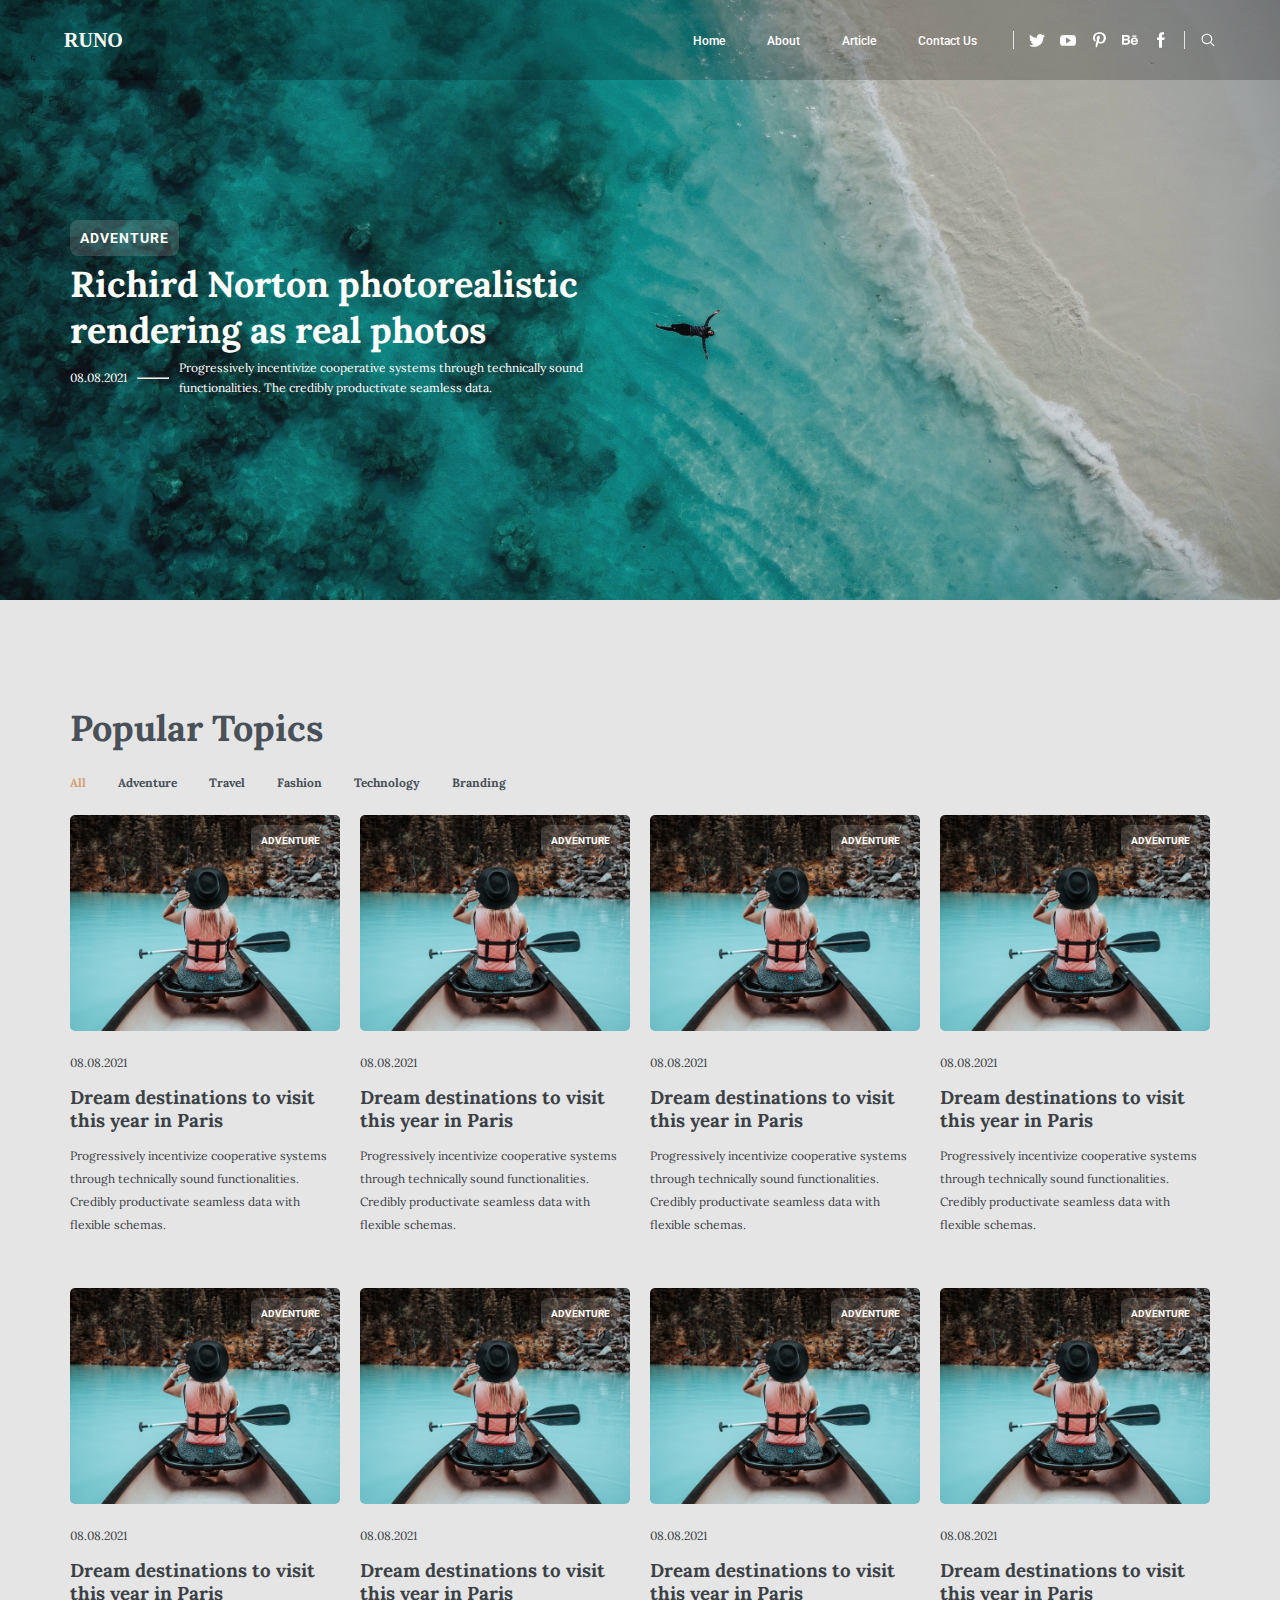
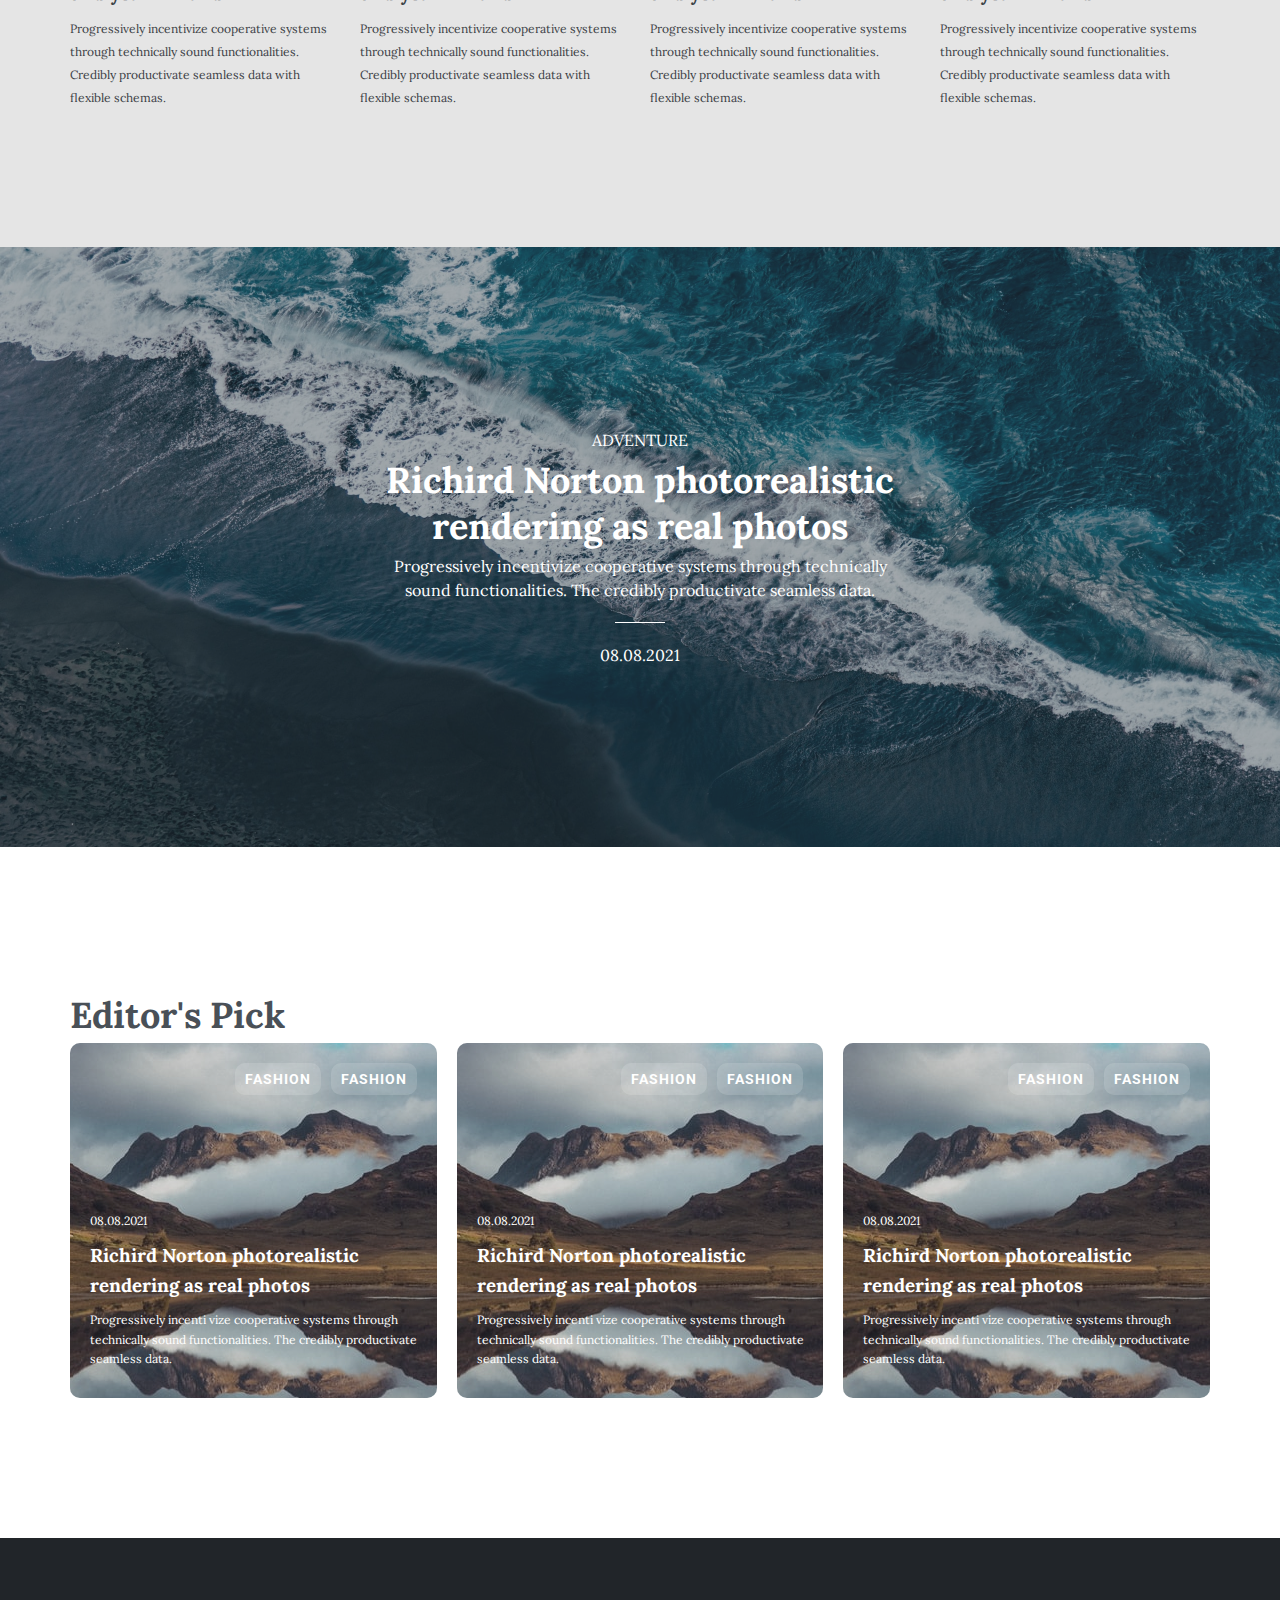
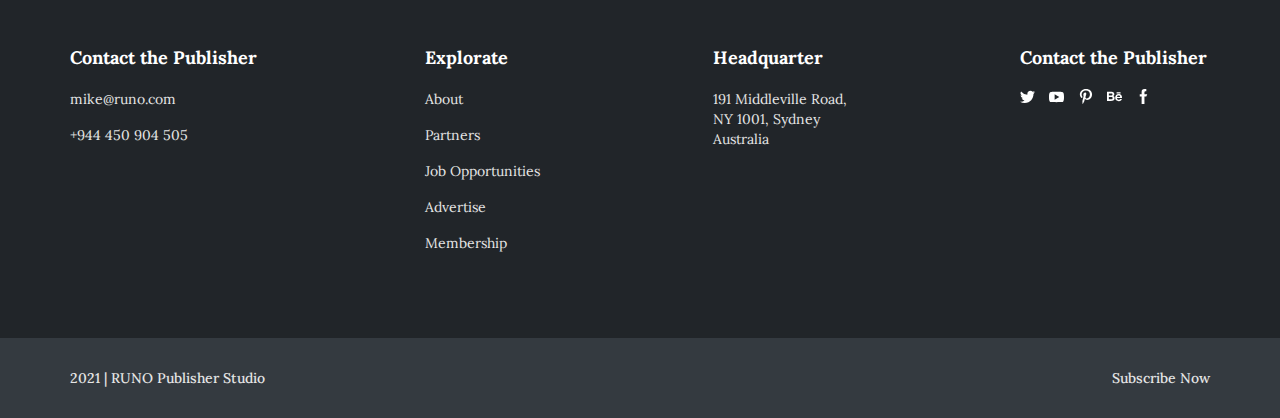
<file: index.html>
<!-- @format -->

<!DOCTYPE html>
<html lang="en">
  <head>
    <meta charset="UTF-8" />
    <meta http-equiv="X-UA-Compatible" content="IE=edge" />
    <meta name="viewport" content="width=device-width, initial-scale=1.0" />
    <link rel="stylesheet" href="css/normalize.css" />
    <link rel="stylesheet" href="css/styles.css" />
    <link rel="preconnect" href="https://fonts.googleapis.com" />
    <link rel="preconnect" href="https://fonts.gstatic.com" crossorigin />
    <link
      href="https://fonts.googleapis.com/css2?family=League+Spartan:wght@300;400;500;600;700;800&family=Lora:wght@400;500;600;700&family=Roboto&display=swap"
      rel="stylesheet"
    />
    <link
      rel="stylesheet"
      href="https://cdnjs.cloudflare.com/ajax/libs/font-awesome/4.7.0/css/font-awesome.min.css"
    />
    <link rel="apple-touch-icon" sizes="57x57" href="/apple-icon-57x57.png" />
    <link rel="apple-touch-icon" sizes="60x60" href="/apple-icon-60x60.png" />
    <link rel="apple-touch-icon" sizes="72x72" href="/apple-icon-72x72.png" />
    <link rel="apple-touch-icon" sizes="76x76" href="/apple-icon-76x76.png" />
    <link
      rel="apple-touch-icon"
      sizes="114x114"
      href="/apple-icon-114x114.png"
    />
    <link
      rel="apple-touch-icon"
      sizes="120x120"
      href="/apple-icon-120x120.png"
    />
    <link
      rel="apple-touch-icon"
      sizes="144x144"
      href="/apple-icon-144x144.png"
    />
    <link
      rel="apple-touch-icon"
      sizes="152x152"
      href="/apple-icon-152x152.png"
    />
    <link
      rel="apple-touch-icon"
      sizes="180x180"
      href="/apple-icon-180x180.png"
    />
    <link
      rel="icon"
      type="image/png"
      sizes="192x192"
      href="/android-icon-192x192.png"
    />
    <link rel="icon" type="image/png" sizes="32x32" href="/favicon-32x32.png" />
    <link rel="icon" type="image/png" sizes="32x32" href="/favicon-48x48.png" />
    <link rel="icon" type="image/png" sizes="96x96" href="/favicon-96x96.png" />
    <link rel="icon" type="image/png" sizes="16x16" href="/favicon-16x16.png" />
    <link rel="manifest" href="/manifest.json" />
    <meta name="msapplication-TileColor" content="#ffffff" />
    <meta name="msapplication-TileImage" content="/ms-icon-144x144.png" />
    <meta name="theme-color" content="#ffffff" />
    <script type="text/javascript" src="js/index.js"></script>
    <meta property="og:site_name" content="Aditya irvandani" />
    <meta property="“og:title”" content="Mentoring front end" />
    <meta property="og:description" content="Website mentoring adit x naufal" />
    <meta property="og:url" content="https://mentoring-feb.vercel.app" />
    <meta property="og:type" content="article" />
    <meta property="article:publisher"
    content="https://mentoring-feb.vercel.app"" />
    <meta property="article:section" content="Coding" />
    <meta property="article:tag" content="Coding" />
    <meta
      property="og:image"
      content="https://res.cloudinary.com/fay/image/upload/w_1280,h_640,c_fill,q_auto,f_auto/w_860,c_fit,co_rgb:232129,g_west,x_80,y_-60,l_text:Source%20Sans%20Pro_70_line_spacing_-10_semibold:Anyone%20Can%20Map!%20Inspiration%20and%20an%20introduction%20to%20the%20world%20of%20mapping/blog-social-card-1.1"
    />
    <meta
      property="og:image:secure_url"
      content="https://res.cloudinary.com/fay/image/upload/w_1280,h_640,c_fill,q_auto,f_auto/w_860,c_fit,co_rgb:232129,g_west,x_80,y_-60,l_text:Source%20Sans%20Pro_70_line_spacing_-10_semibold:Anyone%20Can%20Map!%20Inspiration%20and%20an%20introduction%20to%20the%20world%20of%20mapping/blog-social-card-1.1"
    />
    <meta property="og:image:width" content="1280" />
    <meta property="og:image:height" content="640" />
    <meta property="twitter:card" content="summary_large_image" />
    <meta
      property="twitter:image"
      content="https://res.cloudinary.com/fay/image/upload/w_1280,h_640,c_fill,q_auto,f_auto/w_860,c_fit,co_rgb:232129,g_west,x_80,y_-60,l_text:Source%20Sans%20Pro_70_line_spacing_-10_semibold:Anyone%20Can%20Map!%20Inspiration%20and%20an%20introduction%20to%20the%20world%20of%20mapping/blog-social-card-1.1"
    />
    <meta property="twitter:site" content="@adityairvandani" />

    <script async src="https://cdn.splitbee.io/sb.js"></script>
    <title>Home</title>
  </head>
  <body>
    <section id="hero">
      <div class="container__hero hero__home">
        <div class="bg-header">
          <div class="container">
            <nav>
              <div class="logo">
                <h3>RUNO</h3>
              </div>
              <div class="menu">
                <!-- Hamburger Menu Start -->
                <input id="menu-toggle" type="checkbox" />
                <label class="menu-button-container" for="menu-toggle">
                  <img src="assets/icon/icons8-menu.svg" alt="icons8-menu" />
                </label>
                <!-- Hamburger Menu end -->
                <ul class="parent__menu" id="my-parent-menu">
                  <li>
                    <a class="menu__item active" href="index.html">Home</a>
                  </li>
                  <li><a class="menu__item" href="#">About</a></li>
                  <li><a class="menu__item" href="article.html">Article</a></li>
                  <li><a class="menu__item" href="#">Contact Us</a></li>
                </ul>
                <div class="vl"></div>
                <div class="menu__social flex gap-15">
                  <img
                    src="assets/icon/twitter-761629.svg"
                    alt="twitter-761629"
                  />
                  <img
                    src="assets/icon/youtube-761641.svg"
                    alt="youtube-761641"
                  />
                  <img
                    src="assets/icon/pinterest-761616.svg"
                    alt="pinterest-761616"
                  />
                  <img
                    src="assets/icon/behance-761644.svg"
                    alt="behance-761644"
                  />
                  <img
                    src="assets/icon/facebook-761598.svg"
                    alt="facebook-761598"
                  />
                </div>
                <div class="vl"></div>
                <img
                  class="search-icon"
                  src="assets/icon/icons8-search.svg"
                  alt="icons8-search"
                />
              </div>
            </nav>
          </div>
        </div>
        <div class="container">
          <div class="hero-text hero-text-lb">
            <div class="post-cat">
              <span>ADVENTURE</span>
            </div>
            <h1>Richird Norton photorealistic rendering as real photos</h1>
            <div class="row">
              <div class="col1">
                <p>08.08.2021</p>
              </div>
              <div class="col2">
                <hr />
              </div>
              <div class="col3">
                <p>
                  Progressively incentivize cooperative systems through
                  technically sound functionalities. The credibly productivate
                  seamless data.
                </p>
              </div>
            </div>
          </div>
        </div>
      </div>
    </section>
    <section id="popular-topics">
      <div class="container popular-topics">
        <h1>Popular Topics</h1>
        <div class="tab">
          <button class="tab__links active" onclick="openTopic(event, 'all')">
            All
          </button>
          <button class="tab__links" onclick="openTopic(event, 'adventure')">
            Adventure
          </button>
          <button class="tab__links" onclick="openTopic(event, 'travel')">
            Travel
          </button>
          <button class="tab__links" onclick="openTopic(event, 'fashion')">
            Fashion
          </button>
          <button class="tab__links" onclick="openTopic(event, 'technology')">
            Technology
          </button>
          <button class="tab__links" onclick="openTopic(event, 'branding')">
            Branding
          </button>
        </div>

        <div id="all" class="tab__content" style="display: block">
          <div class="blog__row grid-blog-4-col">
            <div class="blog__column">
              <a href="single-blog.html">
                <div class="container">
                  <img
                    src="assets/img/blog-image-woman-in-lake.jpg"
                    class="radius-5"
                    alt="blog-image-woman-in-lake"
                  />
                  <div class="blog__content">
                    <p class="meta">08.08.2021</p>
                    <h3>Dream destinations to visit this year in Paris</h3>
                    <p class="excerpt">
                      Progressively incentivize cooperative systems through
                      technically sound functionalities. Credibly productivate
                      seamless data with flexible schemas.
                    </p>
                    <div class="tag">ADVENTURE</div>
                  </div>
                </div>
              </a>
            </div>
            <div class="blog__column">
              <a href="single-blog.html">
                <div class="container">
                  <img
                    src="assets/img/blog-image-woman-in-lake.jpg"
                    class="radius-5"
                    alt="blog-image-woman-in-lake"
                  />
                  <div class="blog__content">
                    <p class="meta">08.08.2021</p>
                    <h3>Dream destinations to visit this year in Paris</h3>
                    <p class="excerpt">
                      Progressively incentivize cooperative systems through
                      technically sound functionalities. Credibly productivate
                      seamless data with flexible schemas.
                    </p>
                    <div class="tag">ADVENTURE</div>
                  </div>
                </div>
              </a>
            </div>
            <div class="blog__column">
              <div class="container">
                <img
                  src="assets/img/blog-image-woman-in-lake.jpg"
                  class="radius-5"
                  alt="blog-image-woman-in-lake"
                />
                <div class="blog__content">
                  <p class="meta">08.08.2021</p>
                  <h3>Dream destinations to visit this year in Paris</h3>
                  <p class="excerpt">
                    Progressively incentivize cooperative systems through
                    technically sound functionalities. Credibly productivate
                    seamless data with flexible schemas.
                  </p>
                  <div class="tag">ADVENTURE</div>
                </div>
              </div>
            </div>
            <div class="blog__column">
              <div class="container">
                <img
                  src="assets/img/blog-image-woman-in-lake.jpg"
                  class="radius-5"
                  alt="blog-image-woman-in-lake"
                />
                <div class="blog__content">
                  <p class="meta">08.08.2021</p>
                  <h3>Dream destinations to visit this year in Paris</h3>
                  <p class="excerpt">
                    Progressively incentivize cooperative systems through
                    technically sound functionalities. Credibly productivate
                    seamless data with flexible schemas.
                  </p>
                  <div class="tag">ADVENTURE</div>
                </div>
              </div>
            </div>
            <div class="blog__column">
              <div class="container">
                <img
                  src="assets/img/blog-image-woman-in-lake.jpg"
                  class="radius-5"
                  alt="blog-image-woman-in-lake"
                />
                <div class="blog__content">
                  <p class="meta">08.08.2021</p>
                  <h3>Dream destinations to visit this year in Paris</h3>
                  <p class="excerpt">
                    Progressively incentivize cooperative systems through
                    technically sound functionalities. Credibly productivate
                    seamless data with flexible schemas.
                  </p>
                  <div class="tag">ADVENTURE</div>
                </div>
              </div>
            </div>
            <div class="blog__column">
              <div class="container">
                <img
                  src="assets/img/blog-image-woman-in-lake.jpg"
                  class="radius-5"
                  alt="blog-image-woman-in-lake"
                />
                <div class="blog__content">
                  <p class="meta">08.08.2021</p>
                  <h3>Dream destinations to visit this year in Paris</h3>
                  <p class="excerpt">
                    Progressively incentivize cooperative systems through
                    technically sound functionalities. Credibly productivate
                    seamless data with flexible schemas.
                  </p>
                  <div class="tag">ADVENTURE</div>
                </div>
              </div>
            </div>
            <div class="blog__column">
              <div class="container">
                <img
                  src="assets/img/blog-image-woman-in-lake.jpg"
                  class="radius-5"
                  alt="blog-image-woman-in-lake"
                />
                <div class="blog__content">
                  <p class="meta">08.08.2021</p>
                  <h3>Dream destinations to visit this year in Paris</h3>
                  <p class="excerpt">
                    Progressively incentivize cooperative systems through
                    technically sound functionalities. Credibly productivate
                    seamless data with flexible schemas.
                  </p>
                  <div class="tag">ADVENTURE</div>
                </div>
              </div>
            </div>
            <div class="blog__column">
              <div class="container">
                <img
                  src="assets/img/blog-image-woman-in-lake.jpg"
                  class="radius-5"
                  alt="blog-image-woman-in-lake"
                />
                <div class="blog__content">
                  <p class="meta">08.08.2021</p>
                  <h3>Dream destinations to visit this year in Paris</h3>
                  <p class="excerpt">
                    Progressively incentivize cooperative systems through
                    technically sound functionalities. Credibly productivate
                    seamless data with flexible schemas.
                  </p>
                  <div class="tag">ADVENTURE</div>
                </div>
              </div>
            </div>
          </div>
        </div>

        <div id="adventure" class="tab__content">
          <h3>Adventure</h3>
          <p>Paris is the capital of France.</p>
        </div>

        <div id="travel" class="tab__content">
          <h3>Travel</h3>
          <p>Tokyo is the capital of Japan.</p>
        </div>

        <div id="fashion" class="tab__content">
          <h3>Fashion</h3>
          <p>Tokyo is the capital of Japan.</p>
        </div>

        <div id="technology" class="tab__content">
          <h3>Technology</h3>
          <p>Tokyo is the capital of Japan.</p>
        </div>

        <div id="branding" class="tab__content">
          <h3>Branding</h3>
          <p>Tokyo is the capital of Japan.</p>
        </div>
      </div>
    </section>
    <section id="big-post">
      <img src="assets/img/big-image-beach.png" alt="big-image-beach" />
      <div class="overlay">
        <div class="container content-big-post">
          <div class="text">
            <div class="adventure">
              <span>ADVENTURE</span>
            </div>
            <h1>Richird Norton photorealistic rendering as real photos</h1>
            <p>
              Progressively incentivize cooperative systems through technically
              sound functionalities. The credibly productivate seamless data.
            </p>
            <div class="h_line"></div>
            <p>08.08.2021</p>
          </div>
        </div>
      </div>
      <!-- <div class="container big-post"> -->
      <!-- </div> -->
    </section>
    <section id="editor-picks">
      <div class="container editor-picks">
        <h1 class="editor">Editor's Pick</h1>
        <div class="blog__row grid-blog-3-col">
          <div class="blog-editor">
            <div class="blog__image">
              <img
                src="assets/img/blog-image-lake-and-mountain.jpg"
                alt="blog-thumbnail"
              />
            </div>
            <div class="overlay">
              <div class="float-right">
                <div class="cat-blog">FASHION</div>
                <div class="cat-blog">FASHION</div>
              </div>
              <div class="content-blog">
                <p class="date-blog">08.08.2021</p>
                <h3 class="title-blog">
                  Richird Norton photorealistic rendering as real photos
                </h3>
                <p class="excerpt-blog">
                  Progressively incenti vize cooperative systems through
                  technically sound functionalities. The credibly productivate
                  seamless data.
                </p>
              </div>
            </div>
          </div>
          <div class="blog-editor">
            <div class="blog__image">
              <img
                src="assets/img/blog-image-lake-and-mountain.jpg"
                alt="blog-thumbnail"
              />
            </div>
            <div class="overlay">
              <div class="float-right">
                <div class="cat-blog">FASHION</div>
                <div class="cat-blog">FASHION</div>
              </div>
              <div class="content-blog">
                <p class="date-blog">08.08.2021</p>
                <h3 class="title-blog">
                  Richird Norton photorealistic rendering as real photos
                </h3>
                <p class="excerpt-blog">
                  Progressively incenti vize cooperative systems through
                  technically sound functionalities. The credibly productivate
                  seamless data.
                </p>
              </div>
            </div>
          </div>
          <div class="blog-editor">
            <div class="blog__image">
              <img
                src="assets/img/blog-image-lake-and-mountain.jpg"
                alt="blog-thumbnail"
              />
            </div>
            <div class="overlay">
              <div class="float-right">
                <div class="cat-blog">FASHION</div>
                <div class="cat-blog">FASHION</div>
              </div>
              <div class="content-blog">
                <p class="date-blog">08.08.2021</p>
                <h3 class="title-blog">
                  Richird Norton photorealistic rendering as real photos
                </h3>
                <p class="excerpt-blog">
                  Progressively incenti vize cooperative systems through
                  technically sound functionalities. The credibly productivate
                  seamless data.
                </p>
              </div>
            </div>
          </div>
        </div>
      </div>
    </section>
    <section id="footer" class="bg-footer">
      <div class="container footer">
        <div class="footer__inner">
          <div class="footer__col-1">
            <h3 class="footer__heading">Contact the Publisher</h3>
            <p class="footer__txt">mike@runo.com</p>
            <p class="footer__txt">+944 450 904 505</p>
          </div>
          <div class="footer__col-2">
            <h3 class="footer__heading">Explorate</h3>
            <p class="footer__txt">About</p>
            <p class="footer__txt">Partners</p>
            <p class="footer__txt">Job Opportunities</p>
            <p class="footer__txt">Advertise</p>
            <p class="footer__txt">Membership</p>
          </div>
          <div class="footer__col-3">
            <h3 class="footer__heading">Headquarter</h3>
            <p class="footer__txt">
              191 Middleville Road, NY 1001, Sydney Australia
            </p>
          </div>
          <div class="footer__col-4">
            <h3 class="footer__heading">Contact the Publisher</h3>
            <div class="footer__social">
              <img
                src="assets/icon/twitter-761629.svg"
                alt="twitter-761629.svg"
              />
              <img src="assets/icon/youtube-761641.svg" alt="youtube-761641" />
              <img
                src="assets/icon/pinterest-761616.svg"
                alt="pinterest-761616"
              />
              <img src="assets/icon/behance-761644.svg" alt="behance-761644" />
              <img
                src="assets/icon/facebook-761598.svg"
                alt="facebook-761598"
              />
            </div>
          </div>
        </div>
      </div>
    </section>
    <section id="sub-footer" class="bg-sub-footer">
      <div class="container sub-footer">
        <div class="sub-footer__col">2021 | RUNO Publisher Studio</div>
        <div class="sub-footer__col">Subscribe Now</div>
      </div>
    </section>

    <script>
      function myFunction() {
        var x = document.getElementById('my-parent-menu');
        if (x.className === 'parent__menu') {
          x.className += ' responsive';
        } else {
          x.className = 'parent__menu';
        }
      }
    </script>
  </body>
</html>
</file>
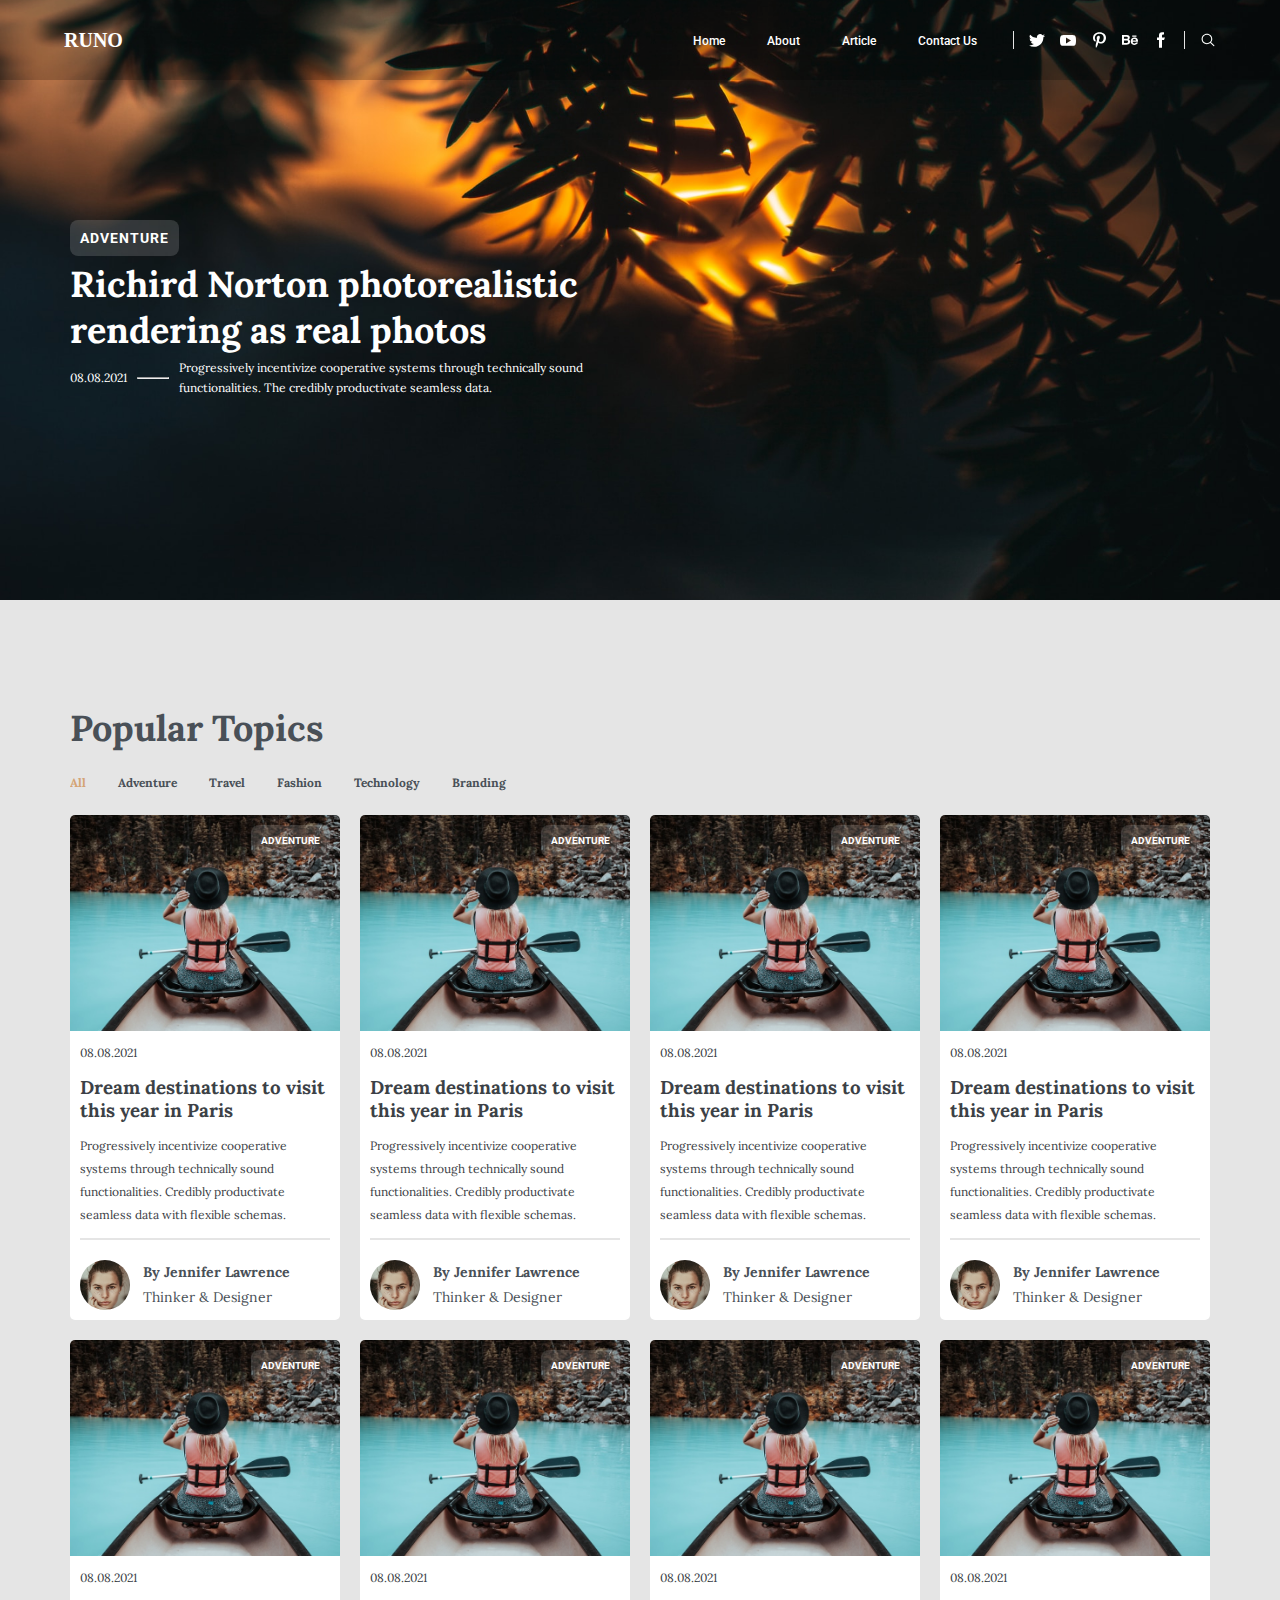
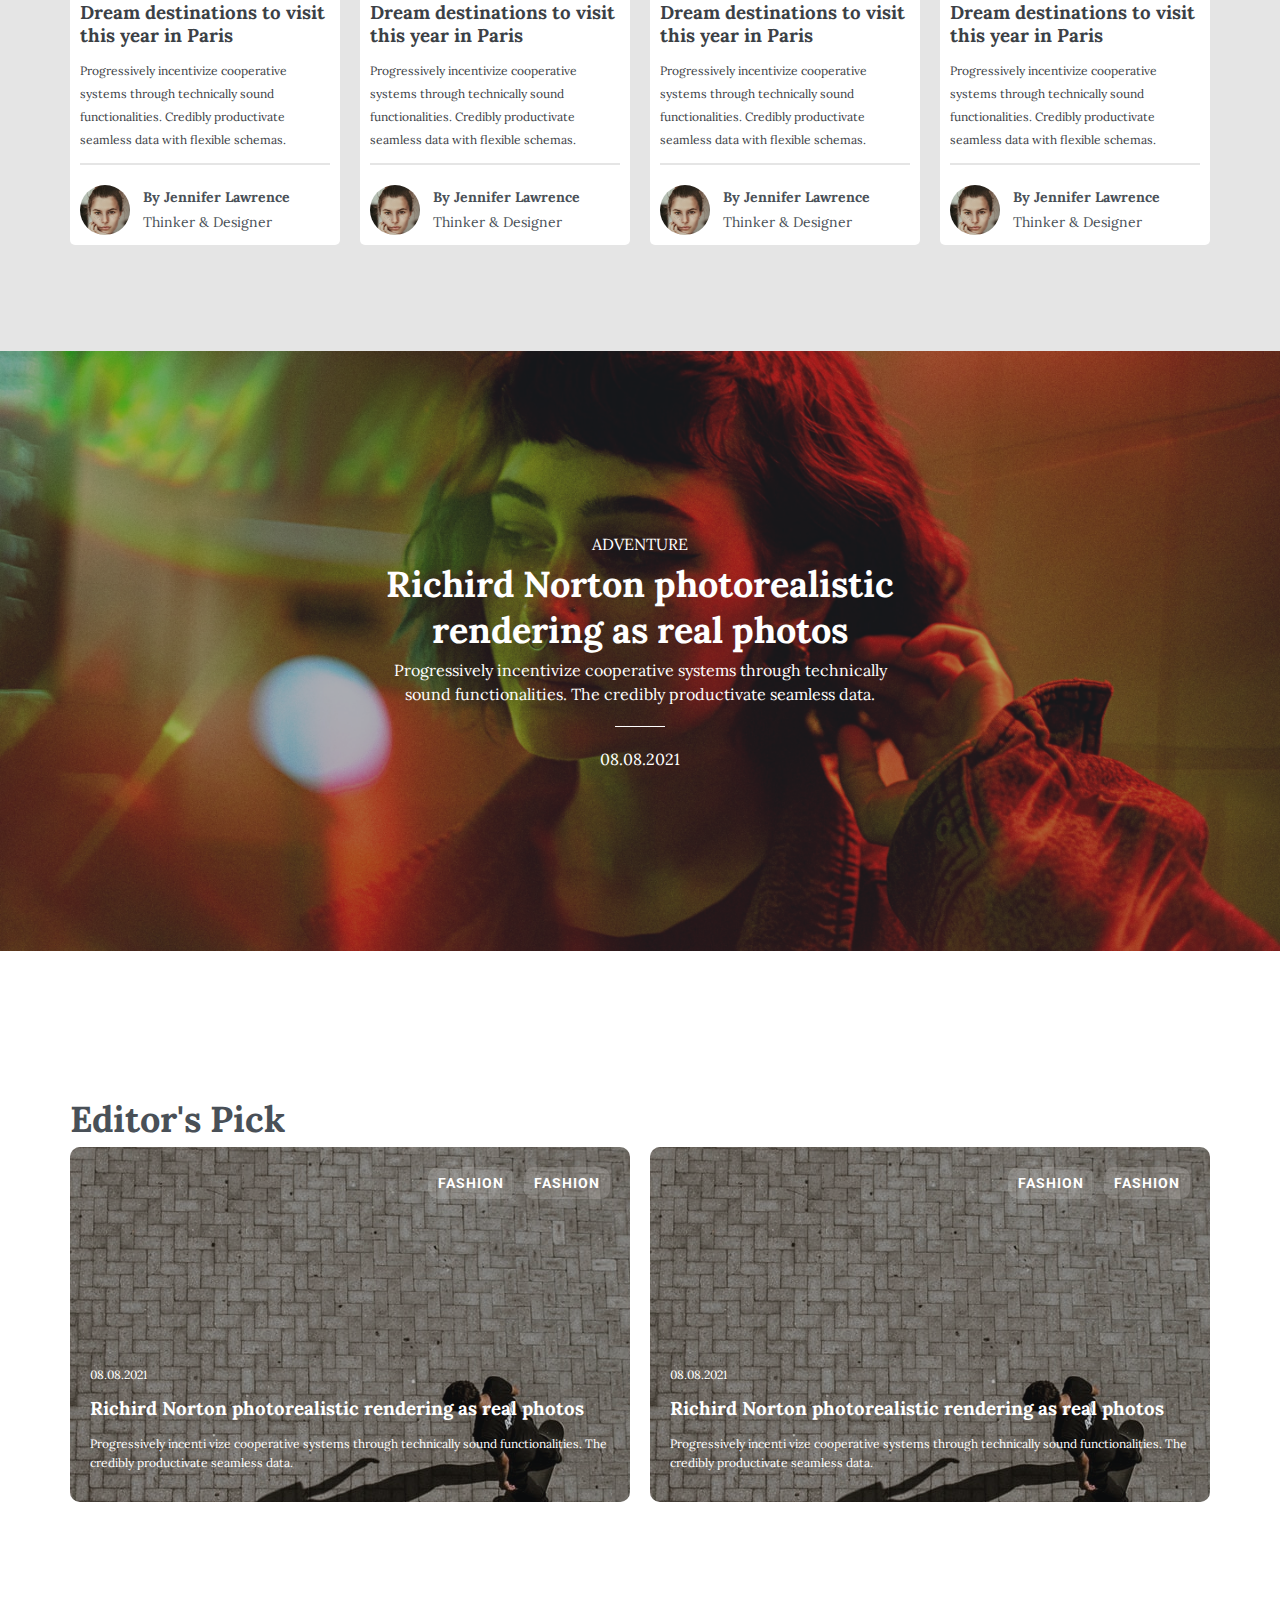
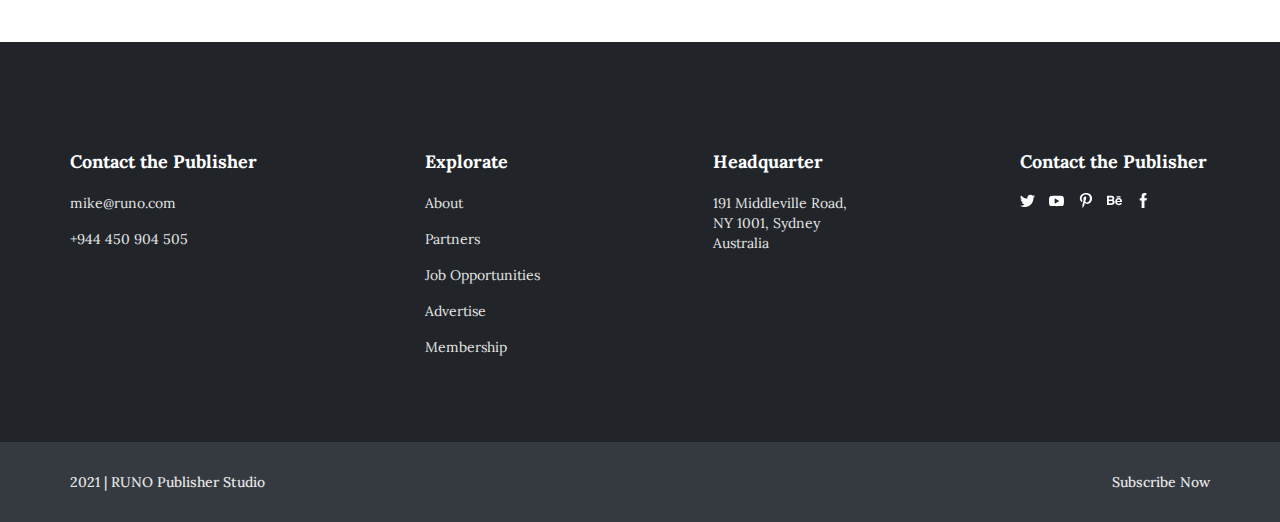
<file: article.html>
<!-- @format -->

<!DOCTYPE html>
<html lang="en">
  <head>
    <meta charset="UTF-8" />
    <meta http-equiv="X-UA-Compatible" content="IE=edge" />
    <meta name="viewport" content="width=device-width, initial-scale=1.0" />
    <link rel="stylesheet" href="css/normalize.css" />
    <link rel="stylesheet" href="css/styles.css" />
    <link rel="preconnect" href="https://fonts.googleapis.com" />
    <link rel="preconnect" href="https://fonts.gstatic.com" crossorigin />
    <link
      href="https://fonts.googleapis.com/css2?family=League+Spartan:wght@300;400;500;600;700;800&family=Lora:wght@400;500;600;700&family=Roboto&display=swap"
      rel="stylesheet"
    />
    <link
      rel="stylesheet"
      href="https://cdnjs.cloudflare.com/ajax/libs/font-awesome/4.7.0/css/font-awesome.min.css"
    />
    <link rel="apple-touch-icon" sizes="57x57" href="/apple-icon-57x57.png" />
    <link rel="apple-touch-icon" sizes="60x60" href="/apple-icon-60x60.png" />
    <link rel="apple-touch-icon" sizes="72x72" href="/apple-icon-72x72.png" />
    <link rel="apple-touch-icon" sizes="76x76" href="/apple-icon-76x76.png" />
    <link
      rel="apple-touch-icon"
      sizes="114x114"
      href="/apple-icon-114x114.png"
    />
    <link
      rel="apple-touch-icon"
      sizes="120x120"
      href="/apple-icon-120x120.png"
    />
    <link
      rel="apple-touch-icon"
      sizes="144x144"
      href="/apple-icon-144x144.png"
    />
    <link
      rel="apple-touch-icon"
      sizes="152x152"
      href="/apple-icon-152x152.png"
    />
    <link
      rel="apple-touch-icon"
      sizes="180x180"
      href="/apple-icon-180x180.png"
    />
    <link
      rel="icon"
      type="image/png"
      sizes="192x192"
      href="/android-icon-192x192.png"
    />
    <link rel="icon" type="image/png" sizes="32x32" href="/favicon-32x32.png" />
    <link rel="icon" type="image/png" sizes="32x32" href="/favicon-48x48.png" />
    <link rel="icon" type="image/png" sizes="96x96" href="/favicon-96x96.png" />
    <link rel="icon" type="image/png" sizes="16x16" href="/favicon-16x16.png" />
    <link rel="manifest" href="/manifest.json" />
    <meta name="msapplication-TileColor" content="#ffffff" />
    <meta name="msapplication-TileImage" content="/ms-icon-144x144.png" />
    <meta name="theme-color" content="#ffffff" />
    <script type="text/javascript" src="js/index.js"></script>
    <meta property="og:site_name" content="Aditya irvandani" />
    <meta property="“og:title”" content="Mentoring front end" />
    <meta property="og:description" content="Website mentoring adit x naufal" />
    <meta
      property="og:url"
      content="https://mentoring-feb.vercel.app/article"
    />
    <meta property="og:type" content="article" />
    <meta property="article:publisher"
    content="https://mentoring-feb.vercel.app"" />
    <meta property="article:section" content="Coding" />
    <meta property="article:tag" content="Coding" />
    <meta
      property="og:image"
      content="https://res.cloudinary.com/fay/image/upload/w_1280,h_640,c_fill,q_auto,f_auto/w_860,c_fit,co_rgb:232129,g_west,x_80,y_-60,l_text:Source%20Sans%20Pro_70_line_spacing_-10_semibold:Anyone%20Can%20Map!%20Inspiration%20and%20an%20introduction%20to%20the%20world%20of%20mapping/blog-social-card-1.1"
    />
    <meta
      property="og:image:secure_url"
      content="https://res.cloudinary.com/fay/image/upload/w_1280,h_640,c_fill,q_auto,f_auto/w_860,c_fit,co_rgb:232129,g_west,x_80,y_-60,l_text:Source%20Sans%20Pro_70_line_spacing_-10_semibold:Anyone%20Can%20Map!%20Inspiration%20and%20an%20introduction%20to%20the%20world%20of%20mapping/blog-social-card-1.1"
    />
    <meta property="og:image:width" content="1280" />
    <meta property="og:image:height" content="640" />
    <meta property="twitter:card" content="summary_large_image" />
    <meta
      property="twitter:image"
      content="https://res.cloudinary.com/fay/image/upload/w_1280,h_640,c_fill,q_auto,f_auto/w_860,c_fit,co_rgb:232129,g_west,x_80,y_-60,l_text:Source%20Sans%20Pro_70_line_spacing_-10_semibold:Anyone%20Can%20Map!%20Inspiration%20and%20an%20introduction%20to%20the%20world%20of%20mapping/blog-social-card-1.1"
    />
    <meta property="twitter:site" content="@adityairvandani" />

    <script async src="https://cdn.splitbee.io/sb.js"></script>
    <title>Article</title>
  </head>
  <body id="article">
    <section id="hero">
      <div class="container__hero hero__article">
        <div class="bg-header">
          <div class="container">
            <nav>
              <div class="logo">
                <h3>RUNO</h3>
              </div>
              <div class="menu">
                <!-- Hamburger Menu Start -->
                <input id="menu-toggle" type="checkbox" />
                <label class="menu-button-container" for="menu-toggle">
                  <img src="assets/icon/icons8-menu.svg" alt="icons8-menu" />
                </label>
                <!-- Hamburger Menu end -->
                <ul class="parent__menu" id="my-parent-menu">
                  <li>
                    <a class="menu__item active" href="index.html">Home</a>
                  </li>
                  <li><a class="menu__item" href="#">About</a></li>
                  <li><a class="menu__item" href="article.html">Article</a></li>
                  <li><a class="menu__item" href="#">Contact Us</a></li>
                </ul>
                <div class="vl"></div>
                <div class="menu__social flex gap-15">
                  <img
                    src="assets/icon/twitter-761629.svg"
                    alt="twitter-761629"
                  />
                  <img
                    src="assets/icon/youtube-761641.svg"
                    alt="youtube-761641"
                  />
                  <img
                    src="assets/icon/pinterest-761616.svg"
                    alt="pinterest-761616"
                  />
                  <img
                    src="assets/icon/behance-761644.svg"
                    alt="behance-761644"
                  />
                  <img
                    src="assets/icon/facebook-761598.svg"
                    alt="facebook-761598"
                  />
                </div>
                <div class="vl"></div>
                <img
                  class="search-icon"
                  src="assets/icon/icons8-search.svg"
                  alt="icons8-search"
                />
              </div>
            </nav>
          </div>
        </div>
        <div class="container">
          <div class="hero-text hero-text-lb">
            <div class="post-cat">
              <span>ADVENTURE</span>
            </div>
            <h1>Richird Norton photorealistic rendering as real photos</h1>
            <div class="row">
              <div class="col1">
                <p>08.08.2021</p>
              </div>
              <div class="col2">
                <hr />
              </div>
              <div class="col3">
                <p>
                  Progressively incentivize cooperative systems through
                  technically sound functionalities. The credibly productivate
                  seamless data.
                </p>
              </div>
            </div>
          </div>
        </div>
      </div>
    </section>
    <section id="popular-topics">
      <div class="container popular-topics">
        <h1>Popular Topics</h1>
        <div class="tab">
          <button class="tab__links active" onclick="openTopic(event, 'all')">
            All
          </button>
          <button class="tab__links" onclick="openTopic(event, 'adventure')">
            Adventure
          </button>
          <button class="tab__links" onclick="openTopic(event, 'travel')">
            Travel
          </button>
          <button class="tab__links" onclick="openTopic(event, 'fashion')">
            Fashion
          </button>
          <button class="tab__links" onclick="openTopic(event, 'technology')">
            Technology
          </button>
          <button class="tab__links" onclick="openTopic(event, 'branding')">
            Branding
          </button>
        </div>

        <div id="all" class="tab__content" style="display: block">
          <div class="blog__row grid-blog-4-col">
            <div class="blog__column radius-5">
              <div class="container">
                <img
                  src="assets/img/blog-image-woman-in-lake.jpg"
                  alt="blog-image-woman-in-lake"
                />
                <div class="blog__content bg--white pad-10">
                  <label class="meta">08.08.2021</label>
                  <h3>Dream destinations to visit this year in Paris</h3>
                  <p class="excerpt">
                    Progressively incentivize cooperative systems through
                    technically sound functionalities. Credibly productivate
                    seamless data with flexible schemas.
                  </p>
                  <label class="tag">ADVENTURE</label>
                  <hr class="blog__hr" />
                  <div class="blurb">
                    <div class="avatar">
                      <div class="rounded">
                        <img src="assets/img/avatar.jpg" alt="avatar" />
                      </div>
                    </div>
                    <div class="bio">
                      <div class="name"><b>By Jennifer Lawrence</b></div>
                      <div class="position">Thinker & Designer</div>
                    </div>
                  </div>
                </div>
              </div>
            </div>
            <div class="blog__column radius-5">
              <div class="container">
                <img
                  src="assets/img/blog-image-woman-in-lake.jpg"
                  alt="blog-image-woman-in-lake"
                />
                <div class="blog__content bg--white pad-10">
                  <label class="meta">08.08.2021</label>
                  <h3>Dream destinations to visit this year in Paris</h3>
                  <p class="excerpt">
                    Progressively incentivize cooperative systems through
                    technically sound functionalities. Credibly productivate
                    seamless data with flexible schemas.
                  </p>
                  <label class="tag">ADVENTURE</label>
                  <hr class="blog__hr" />
                  <div class="blurb">
                    <div class="avatar">
                      <div class="rounded">
                        <img src="assets/img/avatar.jpg" alt="avatar" />
                      </div>
                    </div>
                    <div class="bio">
                      <div class="name"><b>By Jennifer Lawrence</b></div>
                      <div class="position">Thinker & Designer</div>
                    </div>
                  </div>
                </div>
              </div>
            </div>
            <div class="blog__column radius-5">
              <div class="container">
                <img
                  src="assets/img/blog-image-woman-in-lake.jpg"
                  alt="blog-image-woman-in-lake"
                />
                <div class="blog__content bg--white pad-10">
                  <label class="meta">08.08.2021</label>
                  <h3>Dream destinations to visit this year in Paris</h3>
                  <p class="excerpt">
                    Progressively incentivize cooperative systems through
                    technically sound functionalities. Credibly productivate
                    seamless data with flexible schemas.
                  </p>
                  <label class="tag">ADVENTURE</label>
                  <hr class="blog__hr" />
                  <div class="blurb">
                    <div class="avatar">
                      <div class="rounded">
                        <img src="assets/img/avatar.jpg" alt="avatar" />
                      </div>
                    </div>
                    <div class="bio">
                      <div class="name"><b>By Jennifer Lawrence</b></div>
                      <div class="position">Thinker & Designer</div>
                    </div>
                  </div>
                </div>
              </div>
            </div>
            <div class="blog__column radius-5">
              <div class="container">
                <img
                  src="assets/img/blog-image-woman-in-lake.jpg"
                  alt="blog-image-woman-in-lake"
                />
                <div class="blog__content bg--white pad-10">
                  <label class="meta">08.08.2021</label>
                  <h3>Dream destinations to visit this year in Paris</h3>
                  <p class="excerpt">
                    Progressively incentivize cooperative systems through
                    technically sound functionalities. Credibly productivate
                    seamless data with flexible schemas.
                  </p>
                  <label class="tag">ADVENTURE</label>
                  <hr class="blog__hr" />
                  <div class="blurb">
                    <div class="avatar">
                      <div class="rounded">
                        <img src="assets/img/avatar.jpg" alt="avatar" />
                      </div>
                    </div>
                    <div class="bio">
                      <div class="name"><b>By Jennifer Lawrence</b></div>
                      <div class="position">Thinker & Designer</div>
                    </div>
                  </div>
                </div>
              </div>
            </div>
            <div class="blog__column radius-5">
              <div class="container">
                <img
                  src="assets/img/blog-image-woman-in-lake.jpg"
                  alt="blog-image-woman-in-lake"
                />
                <div class="blog__content bg--white pad-10">
                  <label class="meta">08.08.2021</label>
                  <h3>Dream destinations to visit this year in Paris</h3>
                  <p class="excerpt">
                    Progressively incentivize cooperative systems through
                    technically sound functionalities. Credibly productivate
                    seamless data with flexible schemas.
                  </p>
                  <label class="tag">ADVENTURE</label>
                  <hr class="blog__hr" />
                  <div class="blurb">
                    <div class="avatar">
                      <div class="rounded">
                        <img src="assets/img/avatar.jpg" alt="avatar" />
                      </div>
                    </div>
                    <div class="bio">
                      <div class="name"><b>By Jennifer Lawrence</b></div>
                      <div class="position">Thinker & Designer</div>
                    </div>
                  </div>
                </div>
              </div>
            </div>
            <div class="blog__column radius-5">
              <div class="container">
                <img
                  src="assets/img/blog-image-woman-in-lake.jpg"
                  alt="blog-image-woman-in-lake"
                />
                <div class="blog__content bg--white pad-10">
                  <label class="meta">08.08.2021</label>
                  <h3>Dream destinations to visit this year in Paris</h3>
                  <p class="excerpt">
                    Progressively incentivize cooperative systems through
                    technically sound functionalities. Credibly productivate
                    seamless data with flexible schemas.
                  </p>
                  <label class="tag">ADVENTURE</label>
                  <hr class="blog__hr" />
                  <div class="blurb">
                    <div class="avatar">
                      <div class="rounded">
                        <img src="assets/img/avatar.jpg" alt="avatar" />
                      </div>
                    </div>
                    <div class="bio">
                      <div class="name"><b>By Jennifer Lawrence</b></div>
                      <div class="position">Thinker & Designer</div>
                    </div>
                  </div>
                </div>
              </div>
            </div>
            <div class="blog__column radius-5">
              <div class="container">
                <img
                  src="assets/img/blog-image-woman-in-lake.jpg"
                  alt="blog-image-woman-in-lake"
                />
                <div class="blog__content bg--white pad-10">
                  <label class="meta">08.08.2021</label>
                  <h3>Dream destinations to visit this year in Paris</h3>
                  <p class="excerpt">
                    Progressively incentivize cooperative systems through
                    technically sound functionalities. Credibly productivate
                    seamless data with flexible schemas.
                  </p>
                  <label class="tag">ADVENTURE</label>
                  <hr class="blog__hr" />
                  <div class="blurb">
                    <div class="avatar">
                      <div class="rounded">
                        <img src="assets/img/avatar.jpg" alt="avatar" />
                      </div>
                    </div>
                    <div class="bio">
                      <div class="name"><b>By Jennifer Lawrence</b></div>
                      <div class="position">Thinker & Designer</div>
                    </div>
                  </div>
                </div>
              </div>
            </div>
            <div class="blog__column radius-5">
              <div class="container">
                <img
                  src="assets/img/blog-image-woman-in-lake.jpg"
                  alt="blog-image-woman-in-lake"
                />
                <div class="blog__content bg--white pad-10">
                  <label class="meta">08.08.2021</label>
                  <h3>Dream destinations to visit this year in Paris</h3>
                  <p class="excerpt">
                    Progressively incentivize cooperative systems through
                    technically sound functionalities. Credibly productivate
                    seamless data with flexible schemas.
                  </p>
                  <label class="tag">ADVENTURE</label>
                  <hr class="blog__hr" />
                  <div class="blurb">
                    <div class="avatar">
                      <div class="rounded">
                        <img src="assets/img/avatar.jpg" alt="avatar" />
                      </div>
                    </div>
                    <div class="bio">
                      <div class="name"><b>By Jennifer Lawrence</b></div>
                      <div class="position">Thinker & Designer</div>
                    </div>
                  </div>
                </div>
              </div>
            </div>
          </div>
        </div>

        <div id="adventure" class="tab__content">
          <h3>Adventure</h3>
          <p>Paris is the capital of France.</p>
        </div>

        <div id="travel" class="tab__content">
          <h3>Travel</h3>
          <p>Tokyo is the capital of Japan.</p>
        </div>

        <div id="fashion" class="tab__content">
          <h3>Fashion</h3>
          <p>Tokyo is the capital of Japan.</p>
        </div>

        <div id="technology" class="tab__content">
          <h3>Technology</h3>
          <p>Tokyo is the capital of Japan.</p>
        </div>

        <div id="branding" class="tab__content">
          <h3>Branding</h3>
          <p>Tokyo is the capital of Japan.</p>
        </div>
      </div>
    </section>
    <section id="big-post">
      <img
        src="assets/img/big-image-wanita-rgb.jpg"
        alt="big-image-wanita-rgb"
      />
      <div class="overlay">
        <div class="container content-big-post">
          <div class="text">
            <div class="adventure">
              <span>ADVENTURE</span>
            </div>
            <h1>Richird Norton photorealistic rendering as real photos</h1>
            <p>
              Progressively incentivize cooperative systems through technically
              sound functionalities. The credibly productivate seamless data.
            </p>
            <div class="h_line"></div>
            <p>08.08.2021</p>
          </div>
        </div>
      </div>
    </section>
    <section id="editor-picks">
      <div class="container editor-picks">
        <h1 class="editor">Editor's Pick</h1>
        <div class="blog__row grid-blog-2-col">
          <div class="blog-editor">
            <div class="blog__image">
              <img
                src="assets/img/image-blog-man-from-top.jpg"
                alt="blog-thumbnail"
              />
            </div>
            <div class="overlay">
              <div class="float-right">
                <div class="cat-blog">FASHION</div>
                <div class="cat-blog">FASHION</div>
              </div>
              <div class="content-blog">
                <p class="date-blog">08.08.2021</p>
                <h3 class="title-blog">
                  Richird Norton photorealistic rendering as real photos
                </h3>
                <p class="excerpt-blog">
                  Progressively incenti vize cooperative systems through
                  technically sound functionalities. The credibly productivate
                  seamless data.
                </p>
              </div>
            </div>
          </div>
          <div class="blog-editor">
            <div class="blog__image">
              <img
                src="assets/img/image-blog-man-from-top.jpg"
                alt="blog-thumbnail"
              />
            </div>
            <div class="overlay">
              <div class="float-right">
                <div class="cat-blog">FASHION</div>
                <div class="cat-blog">FASHION</div>
              </div>
              <div class="content-blog">
                <p class="date-blog">08.08.2021</p>
                <h3 class="title-blog">
                  Richird Norton photorealistic rendering as real photos
                </h3>
                <p class="excerpt-blog">
                  Progressively incenti vize cooperative systems through
                  technically sound functionalities. The credibly productivate
                  seamless data.
                </p>
              </div>
            </div>
          </div>
        </div>
      </div>
    </section>
    <section id="footer" class="bg-footer">
      <div class="container footer">
        <div class="footer__inner">
          <div class="footer__col-1">
            <h3 class="footer__heading">Contact the Publisher</h3>
            <p class="footer__txt">mike@runo.com</p>
            <p class="footer__txt">+944 450 904 505</p>
          </div>
          <div class="footer__col-2">
            <h3 class="footer__heading">Explorate</h3>
            <p class="footer__txt">About</p>
            <p class="footer__txt">Partners</p>
            <p class="footer__txt">Job Opportunities</p>
            <p class="footer__txt">Advertise</p>
            <p class="footer__txt">Membership</p>
          </div>
          <div class="footer__col-3">
            <h3 class="footer__heading">Headquarter</h3>
            <p class="footer__txt">
              191 Middleville Road, NY 1001, Sydney Australia
            </p>
          </div>
          <div class="footer__col-4">
            <h3 class="footer__heading">Contact the Publisher</h3>
            <div class="footer__social">
              <img
                src="assets/icon/twitter-761629.svg"
                alt="twitter-761629.svg"
              />
              <img src="assets/icon/youtube-761641.svg" alt="youtube-761641" />
              <img
                src="assets/icon/pinterest-761616.svg"
                alt="pinterest-761616"
              />
              <img src="assets/icon/behance-761644.svg" alt="behance-761644" />
              <img
                src="assets/icon/facebook-761598.svg"
                alt="facebook-761598"
              />
            </div>
          </div>
        </div>
      </div>
    </section>
    <section id="sub-footer" class="bg-sub-footer">
      <div class="container sub-footer">
        <div class="sub-footer__col">2021 | RUNO Publisher Studio</div>
        <div class="sub-footer__col">Subscribe Now</div>
      </div>
    </section>
  </body>
</html>
</file>
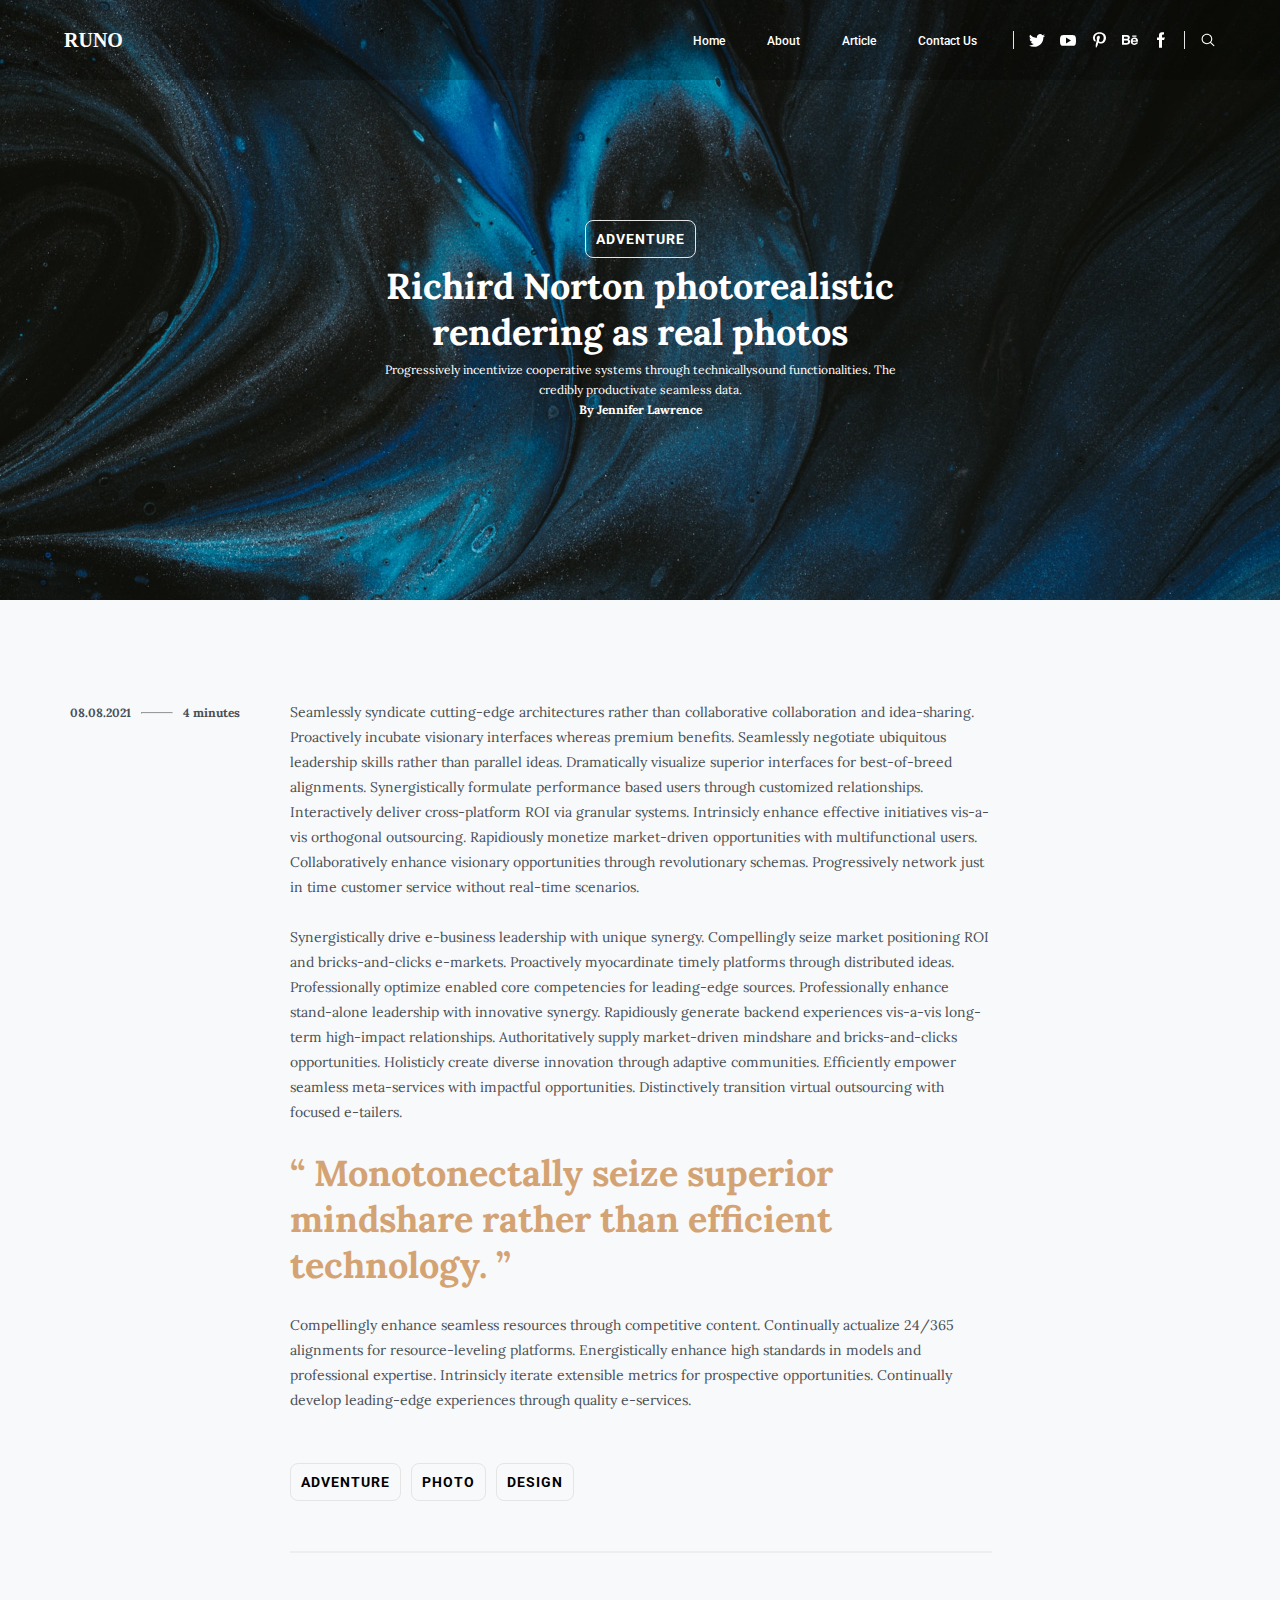
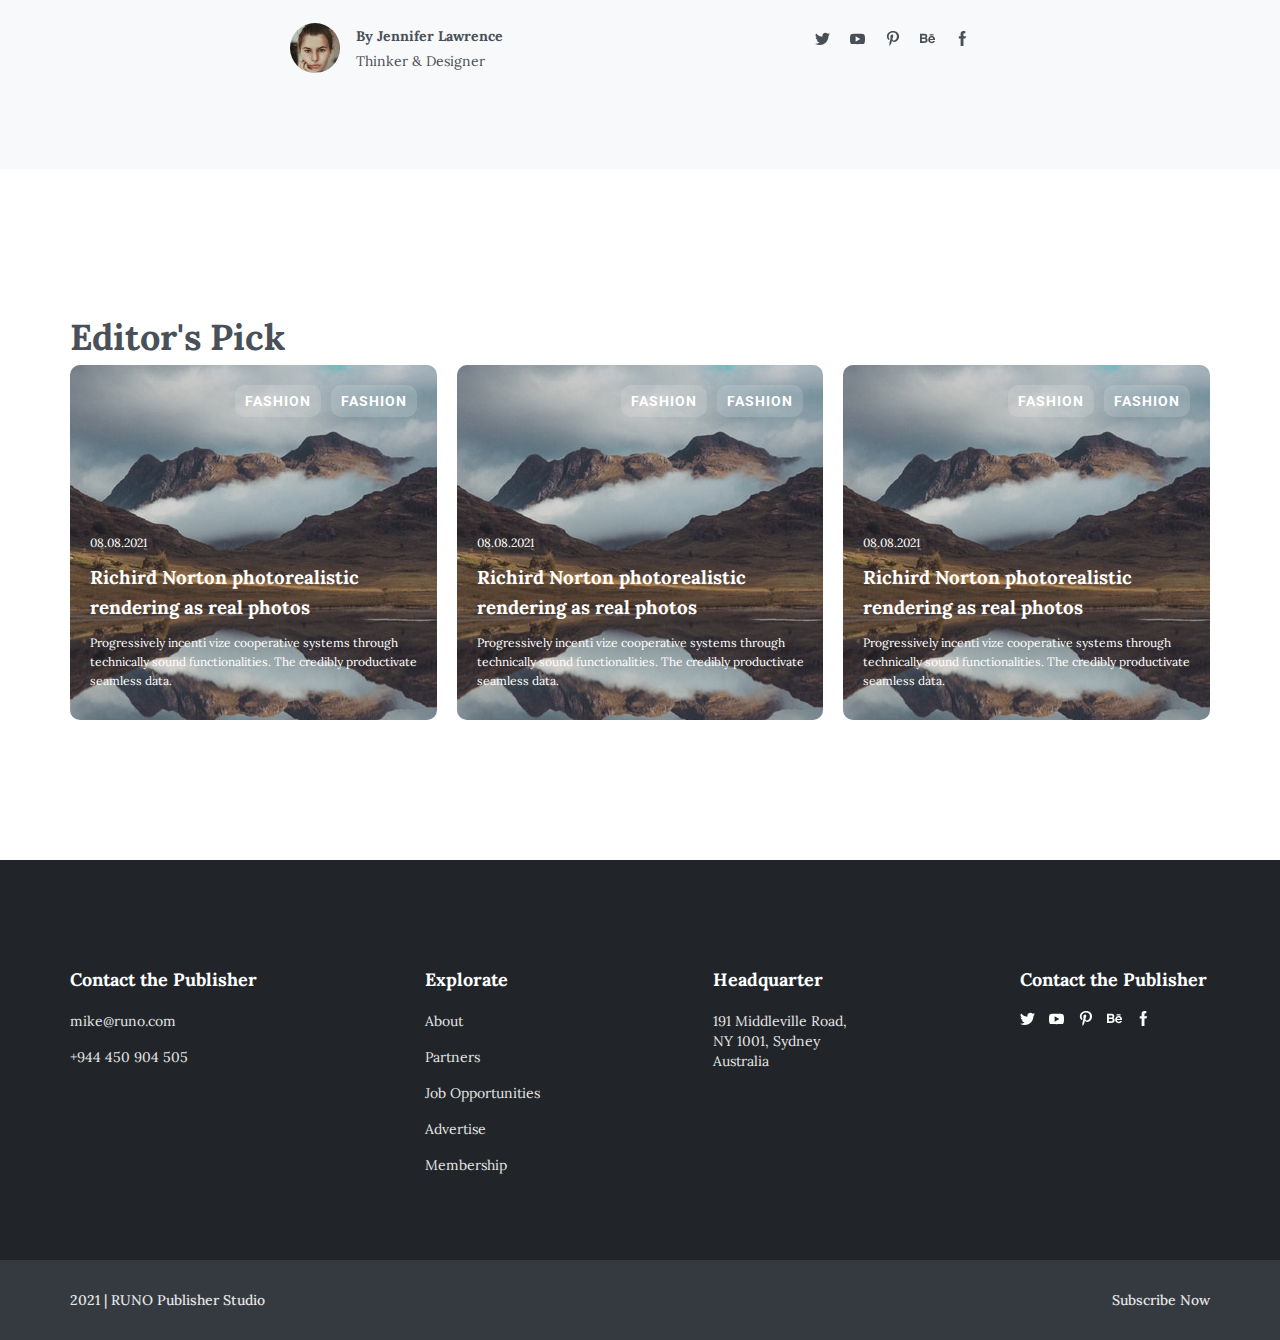
<file: single-blog.html>
<!-- @format -->

<!DOCTYPE html>
<html lang="en">
  <head>
    <meta charset="UTF-8" />
    <meta http-equiv="X-UA-Compatible" content="IE=edge" />
    <meta name="viewport" content="width=device-width, initial-scale=1.0" />
    <link rel="stylesheet" href="css/normalize.css" />
    <link rel="stylesheet" href="css/styles.css" />
    <link rel="preconnect" href="https://fonts.googleapis.com" />
    <link rel="preconnect" href="https://fonts.gstatic.com" crossorigin />
    <link
      href="https://fonts.googleapis.com/css2?family=League+Spartan:wght@300;400;500;600;700;800&family=Lora:wght@400;500;600;700&family=Roboto&display=swap"
      rel="stylesheet"
    />
    <link
      rel="stylesheet"
      href="https://cdnjs.cloudflare.com/ajax/libs/font-awesome/4.7.0/css/font-awesome.min.css"
    />
    <link rel="apple-touch-icon" sizes="57x57" href="/apple-icon-57x57.png" />
    <link rel="apple-touch-icon" sizes="60x60" href="/apple-icon-60x60.png" />
    <link rel="apple-touch-icon" sizes="72x72" href="/apple-icon-72x72.png" />
    <link rel="apple-touch-icon" sizes="76x76" href="/apple-icon-76x76.png" />
    <link
      rel="apple-touch-icon"
      sizes="114x114"
      href="/apple-icon-114x114.png"
    />
    <link
      rel="apple-touch-icon"
      sizes="120x120"
      href="/apple-icon-120x120.png"
    />
    <link
      rel="apple-touch-icon"
      sizes="144x144"
      href="/apple-icon-144x144.png"
    />
    <link
      rel="apple-touch-icon"
      sizes="152x152"
      href="/apple-icon-152x152.png"
    />
    <link
      rel="apple-touch-icon"
      sizes="180x180"
      href="/apple-icon-180x180.png"
    />
    <link
      rel="icon"
      type="image/png"
      sizes="192x192"
      href="/android-icon-192x192.png"
    />
    <link rel="icon" type="image/png" sizes="32x32" href="/favicon-32x32.png" />
    <link rel="icon" type="image/png" sizes="32x32" href="/favicon-48x48.png" />
    <link rel="icon" type="image/png" sizes="96x96" href="/favicon-96x96.png" />
    <link rel="icon" type="image/png" sizes="16x16" href="/favicon-16x16.png" />
    <link rel="manifest" href="/manifest.json" />
    <meta name="msapplication-TileColor" content="#ffffff" />
    <meta name="msapplication-TileImage" content="/ms-icon-144x144.png" />
    <meta name="theme-color" content="#ffffff" />
    <script type="text/javascript" src="js/index.js"></script>
    <meta property="og:site_name" content="Aditya irvandani" />
    <meta property="“og:title”" content="Mentoring front end" />
    <meta property="og:description" content="Website mentoring adit x naufal" />
    <meta
      property="og:url"
      content="https://mentoring-feb.vercel.app/single-blog"
    />
    <meta property="og:type" content="article" />
    <meta
      property="article:publisher"
      content="https://mentoring-feb.vercel.app"
    />
    <meta property="article:section" content="Coding" />
    <meta property="article:tag" content="Coding" />
    <meta
      property="og:image"
      content="https://res.cloudinary.com/fay/image/upload/w_1280,h_640,c_fill,q_auto,f_auto/w_860,c_fit,co_rgb:232129,g_west,x_80,y_-60,l_text:Source%20Sans%20Pro_70_line_spacing_-10_semibold:Anyone%20Can%20Map!%20Inspiration%20and%20an%20introduction%20to%20the%20world%20of%20mapping/blog-social-card-1.1"
    />
    <meta
      property="og:image:secure_url"
      content="https://res.cloudinary.com/fay/image/upload/w_1280,h_640,c_fill,q_auto,f_auto/w_860,c_fit,co_rgb:232129,g_west,x_80,y_-60,l_text:Source%20Sans%20Pro_70_line_spacing_-10_semibold:Anyone%20Can%20Map!%20Inspiration%20and%20an%20introduction%20to%20the%20world%20of%20mapping/blog-social-card-1.1"
    />
    <meta property="og:image:width" content="1280" />
    <meta property="og:image:height" content="640" />
    <meta property="twitter:card" content="summary_large_image" />
    <meta
      property="twitter:image"
      content="https://res.cloudinary.com/fay/image/upload/w_1280,h_640,c_fill,q_auto,f_auto/w_860,c_fit,co_rgb:232129,g_west,x_80,y_-60,l_text:Source%20Sans%20Pro_70_line_spacing_-10_semibold:Anyone%20Can%20Map!%20Inspiration%20and%20an%20introduction%20to%20the%20world%20of%20mapping/blog-social-card-1.1"
    />
    <meta property="twitter:site" content="@adityairvandani" />

    <script async src="https://cdn.splitbee.io/sb.js"></script>
    <title>Single Blog</title>
  </head>
  <body id="single-blog">
    <section id="hero">
      <div class="container__hero hero__single-blog">
        <div class="bg-header">
          <div class="container">
            <nav>
              <div class="logo">
                <h3>RUNO</h3>
              </div>
              <div class="menu">
                <!-- Hamburger Menu Start -->
                <input id="menu-toggle" type="checkbox" />
                <label class="menu-button-container" for="menu-toggle">
                  <img src="assets/icon/icons8-menu.svg" alt="icons8-menu" />
                </label>
                <!-- Hamburger Menu end -->
                <ul class="parent__menu" id="my-parent-menu">
                  <li>
                    <a class="menu__item active" href="index.html">Home</a>
                  </li>
                  <li><a class="menu__item" href="#">About</a></li>
                  <li><a class="menu__item" href="article.html">Article</a></li>
                  <li><a class="menu__item" href="#">Contact Us</a></li>
                </ul>
                <div class="vl"></div>
                <div class="menu__social flex gap-15">
                  <img
                    src="assets/icon/twitter-761629.svg"
                    alt="twitter-761629"
                  />
                  <img
                    src="assets/icon/youtube-761641.svg"
                    alt="youtube-761641"
                  />
                  <img
                    src="assets/icon/pinterest-761616.svg"
                    alt="pinterest-761616"
                  />
                  <img
                    src="assets/icon/behance-761644.svg"
                    alt="behance-761644"
                  />
                  <img
                    src="assets/icon/facebook-761598.svg"
                    alt="facebook-761598"
                  />
                </div>
                <div class="vl"></div>
                <img
                  class="search-icon"
                  src="assets/icon/icons8-search.svg"
                  alt="icons8-search"
                />
              </div>
            </nav>
          </div>
        </div>
        <div class="container">
          <div class="hero-text hero-text-center">
            <div class="post-cat">
              <span>ADVENTURE</span>
            </div>
            <h1>Richird Norton photorealistic rendering as real photos</h1>
            <p class="excerpt">
              Progressively incentivize cooperative systems through
              technicallysound functionalities. The credibly productivate
              seamless data.
            </p>
            <p><b>By Jennifer Lawrence</b></p>
          </div>
        </div>
      </div>
    </section>
    <section id="main__area">
      <div class="container">
        <div class="left-content">
          <div class="content__detail">
            <p>08.08.2021</p>
            <div class="hr"><hr /></div>
            <p>4 minutes</p>
          </div>
        </div>
        <div class="right-content">
          <div class="content__post">
            <p>
              Seamlessly syndicate cutting-edge architectures rather than
              collaborative collaboration and idea-sharing. Proactively incubate
              visionary interfaces whereas premium benefits. Seamlessly
              negotiate ubiquitous leadership skills rather than parallel ideas.
              Dramatically visualize superior interfaces for best-of-breed
              alignments. Synergistically formulate performance based users
              through customized relationships. Interactively deliver
              cross-platform ROI via granular systems. Intrinsicly enhance
              effective initiatives vis-a-vis orthogonal outsourcing.
              Rapidiously monetize market-driven opportunities with
              multifunctional users. Collaboratively enhance visionary
              opportunities through revolutionary schemas. Progressively network
              just in time customer service without real-time scenarios.
            </p>
            <br />
            <p>
              Synergistically drive e-business leadership with unique synergy.
              Compellingly seize market positioning ROI and bricks-and-clicks
              e-markets. Proactively myocardinate timely platforms through
              distributed ideas. Professionally optimize enabled core
              competencies for leading-edge sources. Professionally enhance
              stand-alone leadership with innovative synergy. Rapidiously
              generate backend experiences vis-a-vis long-term high-impact
              relationships. Authoritatively supply market-driven mindshare and
              bricks-and-clicks opportunities. Holisticly create diverse
              innovation through adaptive communities. Efficiently empower
              seamless meta-services with impactful opportunities. Distinctively
              transition virtual outsourcing with focused e-tailers.
            </p>
            <br />
            <span class="quote">
              “ Monotonectally seize superior mindshare rather than efficient
              technology. ”
            </span>
            <br />
            <p>
              Compellingly enhance seamless resources through competitive
              content. Continually actualize 24/365 alignments for
              resource-leveling platforms. Energistically enhance high standards
              in models and professional expertise. Intrinsicly iterate
              extensible metrics for prospective opportunities. Continually
              develop leading-edge experiences through quality e-services.
            </p>
          </div>
          <div class="content__info">
            <div class="content__tags">
              <div class="post-cat">
                <span>ADVENTURE</span>
              </div>
              <div class="post-cat">
                <span>PHOTO</span>
              </div>
              <div class="post-cat">
                <span>DESIGN</span>
              </div>
            </div>
            <hr />
            <div class="content__author flex-wrap">
              <div class="blurb">
                <div class="avatar">
                  <div class="rounded">
                    <img src="assets/img/avatar.jpg" alt="avatar" />
                  </div>
                </div>
                <div class="bio">
                  <div class="name"><b>By Jennifer Lawrence</b></div>
                  <div class="position">Thinker & Designer</div>
                </div>
              </div>
              <div class="share-social-media">
                <img
                  src="assets/icon/twitter-761629.svg"
                  alt="twitter-761629"
                />
                <img
                  src="assets/icon/youtube-761641.svg"
                  alt="youtube-761641"
                />
                <img
                  src="assets/icon/pinterest-761616.svg"
                  alt="pinterest-761616"
                />
                <img
                  src="assets/icon/behance-761644.svg"
                  alt="behance-761644"
                />
                <img
                  src="assets/icon/facebook-761598.svg"
                  alt="facebook-761598"
                />
              </div>
            </div>
          </div>
        </div>
      </div>
    </section>
    <section id="editor-picks">
      <div class="container editor-picks">
        <h1 class="editor">Editor's Pick</h1>
        <div class="blog__row grid-blog-3-col">
          <div class="blog-editor">
            <div class="blog__image">
              <img
                src="assets/img/blog-image-lake-and-mountain.jpg"
                alt="blog-thumbnail"
              />
            </div>
            <div class="overlay">
              <div class="float-right">
                <div class="cat-blog">FASHION</div>
                <div class="cat-blog">FASHION</div>
              </div>
              <div class="content-blog">
                <p class="date-blog">08.08.2021</p>
                <h3 class="title-blog">
                  Richird Norton photorealistic rendering as real photos
                </h3>
                <p class="excerpt-blog">
                  Progressively incenti vize cooperative systems through
                  technically sound functionalities. The credibly productivate
                  seamless data.
                </p>
              </div>
            </div>
          </div>
          <div class="blog-editor">
            <div class="blog__image">
              <img
                src="assets/img/blog-image-lake-and-mountain.jpg"
                alt="blog-thumbnail"
              />
            </div>
            <div class="overlay">
              <div class="float-right">
                <div class="cat-blog">FASHION</div>
                <div class="cat-blog">FASHION</div>
              </div>
              <div class="content-blog">
                <p class="date-blog">08.08.2021</p>
                <h3 class="title-blog">
                  Richird Norton photorealistic rendering as real photos
                </h3>
                <p class="excerpt-blog">
                  Progressively incenti vize cooperative systems through
                  technically sound functionalities. The credibly productivate
                  seamless data.
                </p>
              </div>
            </div>
          </div>
          <div class="blog-editor">
            <div class="blog__image">
              <img
                src="assets/img/blog-image-lake-and-mountain.jpg"
                alt="blog-thumbnail"
              />
            </div>
            <div class="overlay">
              <div class="float-right">
                <div class="cat-blog">FASHION</div>
                <div class="cat-blog">FASHION</div>
              </div>
              <div class="content-blog">
                <p class="date-blog">08.08.2021</p>
                <h3 class="title-blog">
                  Richird Norton photorealistic rendering as real photos
                </h3>
                <p class="excerpt-blog">
                  Progressively incenti vize cooperative systems through
                  technically sound functionalities. The credibly productivate
                  seamless data.
                </p>
              </div>
            </div>
          </div>
        </div>
      </div>
    </section>
    <section id="footer" class="bg-footer">
      <div class="container footer">
        <div class="footer__inner">
          <div class="footer__col-1">
            <h3 class="footer__heading">Contact the Publisher</h3>
            <p class="footer__txt">mike@runo.com</p>
            <p class="footer__txt">+944 450 904 505</p>
          </div>
          <div class="footer__col-2">
            <h3 class="footer__heading">Explorate</h3>
            <p class="footer__txt">About</p>
            <p class="footer__txt">Partners</p>
            <p class="footer__txt">Job Opportunities</p>
            <p class="footer__txt">Advertise</p>
            <p class="footer__txt">Membership</p>
          </div>
          <div class="footer__col-3">
            <h3 class="footer__heading">Headquarter</h3>
            <p class="footer__txt">
              191 Middleville Road, NY 1001, Sydney Australia
            </p>
          </div>
          <div class="footer__col-4">
            <h3 class="footer__heading">Contact the Publisher</h3>
            <div class="footer__social">
              <img
                src="assets/icon/twitter-761629.svg"
                alt="twitter-761629.svg"
              />
              <img src="assets/icon/youtube-761641.svg" alt="youtube-761641" />
              <img
                src="assets/icon/pinterest-761616.svg"
                alt="pinterest-761616"
              />
              <img src="assets/icon/behance-761644.svg" alt="behance-761644" />
              <img
                src="assets/icon/facebook-761598.svg"
                alt="facebook-761598"
              />
            </div>
          </div>
        </div>
      </div>
    </section>
    <section id="sub-footer" class="bg-sub-footer">
      <div class="container sub-footer">
        <div class="sub-footer__col">2021 | RUNO Publisher Studio</div>
        <div class="sub-footer__col">Subscribe Now</div>
      </div>
    </section>
  </body>
</html>
</file>
<file: css/styles.css>
* {
    margin:0;
    padding:0;
    box-sizing: border-box;
    text-decoration: none;
}

section {
    width:100%;
    position: relative;
    /* width:100%; */
}

.container {
  max-width:1440px;
  margin:0 auto;
}

.container__hero {
  background-position: center;
  background-size: cover;
  height: 600px;
}

.hero__home {
  background-image: url("../assets/img/hero-image-home.png");
}

nav {
  height: 80px;
  display: flex;
  justify-content: space-between;
  align-items: center;
  padding: 0 5%;
}
nav .logo h3 {
  font-family: "Spartan";
  font-weight: 700;
  font-size: 20px;
  color: white;
}

nav .menu {
  display: flex;
  justify-content: space-evenly;
  gap:15px;
}

nav .menu li {
  display: inline;
}

nav .menu ul .menu__item {
  color: white;
  text-decoration: none;
  font-family: "Roboto";
  font-style: normal;
  font-weight: 500;
  font-size: 12px;
  padding: 0 5px;
}

nav .menu ul .icon-header {
  color: white;
  text-decoration: none;
  font-size: 16px;
}

nav .menu .vl {
  border-left: 0.5px solid #E5E5E5;
}

.menu img {
  width: 16px;
  filter: invert(93%) sepia(93%) saturate(28%) hue-rotate(105deg) brightness(107%) contrast(106%);
}

.hero-text {
  width: 670px;
  overflow: hidden;
  color: white;
  padding:140px 70px;
}

.hero-text-lb {
  display: flex;
  align-items: flex-start;
  flex-direction: column;
}

.post-cat {
  padding: 10px;
  background-color: rgba(255, 255, 255, 0.15);
  border-radius: 8px;
  font-family: Roboto;
  font-weight: 700;
  font-size: 14px;
  letter-spacing: 1px;
  margin-top: auto;
}

.hero-text .row hr {
  width:30px;
}

h1 {
  font-family: "Lora";
  font-style: normal;
  font-size: 36px;
  font-weight: 700;
  line-height: 46px;
  margin:5px 0;
}

.hero-text .row{
  display: flex;
  align-items: center;
  gap:10px;
}

.hero-text .col3 {
  width: 420px;
}

.hero-text p {
  font-family: "Lora";
  font-style: normal;
  font-weight: 400;
  font-size: 12px;
  line-height: 20px;
}



/* END OF HERO */


/* POPULAR TOPICS */


#popular-topics {
  background-color: #E5E5E5;
}

  .popular-topics {
  padding: 100px  70px;
  /* overflow: hidden;
    position: absolute; */
  flex-direction: column;
}

.popular-topics h1 {
  font-family: "Lora";
  font-style: normal;
  font-weight: 700;
  font-size: 36px;
  line-height: 46px;
  /* identical to box height */
  color: #495057;
}

/* Style the tab */
.tab {
  overflow: hidden;
}

/* Style the buttons inside the tab */
.tab button {
  background-color: inherit;
  float: left;
  border: none;
  outline: none;
  cursor: pointer;
  padding: 14px 16px;
  transition: 0.3s;
  font-family: "Lora";
  font-style: normal;
  font-weight: 700;
  font-size: 12px;
  line-height: 25px;
  /* identical to box height, or 208% */
  color: #495057;
}

.tab__links:first-child {
  padding-left: 0;
}

/* Change background color of buttons on hover */
.tab button:hover {
  color: #d4a373;
}

/* Create an active/current tablink class */
.tab button.active {
  color: #d4a373;
}

/* Style the tab content */
.tab__content {
  display: none;
  padding: 6px 0;
  -webkit-animation: fadeEffect 1s;
  animation: fadeEffect 1s;
}

@-webkit-keyframes fadeEffect {
  from {
    opacity: 0;
  }
  to {
    opacity: 1;
  }
}

@keyframes fadeEffect {
  from {
    opacity: 0;
  }
  to {
    opacity: 1;
  }
}

/* END OF TAB */

/* .blog__row {
  display: flex;
  gap: 20px;
  flex-wrap: wrap;
  width: 100%;

} */

.blog__column:last-child {
  padding-right: 0;
}

.bg--white {
  background-color: white;
}

.blog__column .container {
  position: relative;
}

.blog__column {
  overflow: hidden;
  /* width: 23.5%; */
}

.blog__content {
  padding:20px 0;
  align-items: center;
  color: #3c4146;
  font-family: "Lora";
  font-style: normal;
  font-weight: 400;
  /* font-size: 14px; */
  line-height: 23px;
}

.blog__column img {
  width: 100%;
  height: auto;
  display: block;
}

.radius-5 {
  border-radius: 5px;
}

.pad-10 {
  padding:10px;
}

.blog__column .meta {
  display: flex;
  font-size: 12px;
  margin-bottom:12px;
}

.blog__column h3 {
  margin-bottom:12px;
}

.blog__column .excerpt {
  margin-bottom:12px;
  font-size: 12px;
  /* text-align: justify; */
}

.blog__column .tag {
  padding: 10px 10px;
  background-color: rgba(255, 255, 255, 0.15);
  /* display: inline-block; */
  border-radius: 8px;
  font-family: "Roboto";
  font-style: normal;
  font-weight: 700;
  font-size: 10px;
  line-height: 12px;
  float: right;
  position: absolute;
  right: 10px;
  top: 10px;
  z-index: 1000;
  color: white;
}



.blog__hr {
  border: 0.5px solid #E5E5E5;
}

/* END OF BLOG TAB */

/* SECTION BIG POST */
#big-post {
  height: 600px;
  position: relative;
  /* background-size: contain; */
  overflow: hidden;
}

.overlay {
  position: absolute;
  top: 0;
  right: 0;
  left: 0;
  background-color: rgba(52, 58, 64, 0.4);
  height: 100%;
}

#big-post img {
  display: block;
  width: 100%;
  height: 100%;
  object-fit: cover;
  object-position: center;
}

.content-big-post {
  height: inherit;
  display: flex;
  justify-content: center;
  align-items: center;
  flex-direction: column;
}

.content-big-post .text {
  text-align: center;
  color: white;
  opacity: 1;
  font-family: "Lora";
  font-style: normal;
  width:40%;
  line-height: 1.5;
}

.h_line {
    border-bottom: 1px solid white;
    width: 50px;
    margin: 20px auto;
}

.text-big-post p {
    font-size: 12px;
}


/* Section big post */

.editor-picks {
    padding: 140px 70px;
    /* width: 100%; */
  }

  h1.editor {
      color:#495057;
  }
  
.blog__row {
    /* display: flex;
    justify-content: space-around;
    gap: 20px; */
    display: grid;
    width: 100%;
}



.blog-editor {
    position: relative;
    overflow: hidden;
    /* width: 640px; */
    height: 355px;
    border-radius: 10px;
    vertical-align: middle;

}

.blog__image {
  height: 100%;
  width: 100%;
  display: flex;
  align-items: center;
  justify-content: center;
}

.blog-editor .overlay {
    background-color: #343a402f;
    position: absolute;
    width: 100%;
    height: 100%;
    top:0;
    padding:20px;
    box-sizing: border-box;
    color: white;
}

.float-right {
  display: flex;
  justify-content: flex-end;
  left: 0;
  gap:10px;
}

.blog-editor .overlay .cat-blog {
    padding: 10px 10px;
    background-color: rgba(255, 255, 255, 0.15);
    border-radius: 10px;
    font-family: Roboto;
    font-style: normal;
    font-weight: 700;
    font-size: 14px;
    line-height: 12px;
    letter-spacing: 1px;
}

.blog-editor .overlay .content-blog {
    position: absolute;
    bottom: 20px;
    margin-right: 10px;
    font-family: "Lora";
    font-style: normal;
    line-height: 1.6;
}

.content-blog p, .content-blog h3 {
    margin-bottom:10px;
}

.content-blog p {
    font-size: 12px;
}

/* Footer */

.footer {
  color:white;
  height:400px;
  padding: 106px 70px;
}

.footer__inner {
  display: flex;
  justify-content: space-between;
  margin: auto;
}

h3.footer__heading {
  font-family: "Lora";
  line-height: 1.6;
  margin-bottom: 16px;
  font-size: 18px;
}

.footer__txt {
  font-family: "Lora";
  line-height: 1.6;
  font-size: 14px;
  color: #E5E5E5;
  margin-bottom: 16px;
  line-height: 20px;
}

.footer__col-1 {
  width: 188px;
}

.footer__col-2 {
  width: 120px;
}

.footer__col-3 {
  width: 140px;
}

.footer__col-4 {
  width: 190px;
}

.footer__social img {
  width: 15px;
  height: 15px;
  filter: invert(93%) sepia(93%) saturate(28%) hue-rotate(105deg) brightness(107%) contrast(106%);
  margin-right: 10px;
}

/* SUB FOOTER */

.sub-footer {
  padding:31px 70px;
  display: flex;
  justify-content: space-between;
  align-items: center;
  height: 80px;
}

.sub-footer__col {
  font-family: 'Lora';
  font-weight: 500;
  font-size: 14px;
  line-height: 18px;  
  color: #E5E5E5;
}

/* HALAMAN ARTIKEL */

/* Hero */

.hero__article {
  background-image: url("../assets/img/hero-image-article.jpg");
}

/* Blog */


.blurb {
  display: grid;
  grid-template-columns: 1fr 3fr; 
  margin-top: 20px;
}

.avatar {
  width: 50px;
}

.rounded {
  width: 50px;
  height: 50px;
  overflow: hidden;
  border-radius: 50%;
}

.avatar img {
  object-fit: cover;
  width: 100%;
  height: 100%;
}

.blurb .name, .blurb .position {
  font-family: 'Lora';
  font-size: 14px;
  color: #495057;
}

.bio {
    display: flex;
    flex-direction: column;
    justify-content: space-around;
}

/* HALAMAN SINGLE BLOG */

/* Hero */
/* body#single-blog #hero {
  height: 660px;
} */
.hero__single-blog {
  background-image: url("../assets/img/hero-image-single-blog.jpg");
}

.hero-text-center {
  display: flex;
  align-items: center;
  margin: auto;
  flex-direction: column;
  text-align: center;
}

.hero-text p .excerpt {
  padding: 130px 0;
}

/* Single Blog - Main Area */
#single-blog #main__area {
  background: #F8F9FA;
}

#single-blog #main__area .container {
  display: flex;
  padding: 100px 290px 96px 70px;
  gap: 50px;
}

#single-blog .left-content .content__detail {
  font-family: 'Lora';
  font-style: normal;
  font-weight: 700;
  font-size: 12px;
  line-height: 25px;
  color: #495057;
  display: flex;
  gap: 10px;
  /* height: 25px; */
  align-items: center;
  width: 170px;
}

#single-blog .content__post {
  font-family: 'Lora';
  font-style: normal;
  font-weight: 400;
  font-size: 14px;
  line-height: 25px;
  color: #495057;
  margin-bottom: 50px;
}

#single-blog .content__post span {
  font-weight: 700;
  font-size: 36px;
  line-height: 46px;
  color: #D4A373;
  display: block;
}

#single-blog .content__info {
  display: flex;
  flex-direction: column;
  gap:50px;
}

#single-blog .content__tags {
  display: flex;
  gap:10px;
}

#single-blog .post-cat {
background-color: transparent;
border: 1px solid #E5E5E5;
}

.content__info hr {
  width:100%;
  border: 0.5px solid #eee;  
}

.content__detail hr {
  width:30px;
}

#single-blog .content__author {
    display: grid;
    grid-template-columns: 3fr 1fr;
    align-items: center;
    justify-items: stretch;

}

#single-blog .share-social-media {
  width: 15px;
  height: 15px;   
  filter: invert(29%) sepia(5%) saturate(1081%) hue-rotate(169deg) brightness(91%) contrast(83%);
  display: flex;
  gap:20px;
  justify-content: flex-start;
}

#single-blog .blurb {
  grid-template-columns: 1fr 7fr; 
}

/* PUBLIC */

.flex {
  display: flex;
}

.gap-15 {
  gap:15px;
}

.flex-wrap {
  flex-wrap: wrap;
}

.mr-top-auto {
  margin-top:auto;
}

.grid-blog-4-col {
  grid-template-columns: repeat(4, 1fr);
  grid-column-gap: 20px;
  grid-row-gap: 20px;
}

.grid-blog-3-col {
  grid-template-columns: repeat(3, 1fr);
  grid-column-gap: 20px;
}

.grid-blog-2-col {
  grid-template-columns: repeat(2, 1fr);
  grid-column-gap: 20px;
}

.bg-header {
  background: rgba(0, 0, 0, 0.2);
}

.bg-footer {
  background-color: #212529;
}

.bg-sub-footer {
  background-color: #343A40;
}

/* COBA HAMBURGER */
.parent__menu {
  display: flex;
  flex-direction: row;
  list-style-type: none;
  margin: 0;
  padding: 0;
}

.parent__menu > li {
  margin: 0 1rem;
  overflow: hidden;
}

.menu-button-container {
  display: none;
  height: 100%;
  width: 30px;
  cursor: pointer;
  flex-direction: column;
  justify-content: center;
  align-items: center;
}

#menu-toggle {
  display: none;
}

.menu-button,
.menu-button::before,
.menu-button::after {
  display: block;
  background-color: #fff;
  position: absolute;
  height: 4px;
  width: 30px;
  transition: transform 400ms cubic-bezier(0.23, 1, 0.32, 1);
  border-radius: 2px;
}

.menu-button::before {
  content: '';
  margin-top: -8px;
}

.menu-button::after {
  content: '';
  margin-top: 8px;
}

#menu-toggle:checked + .menu-button-container .menu-button::before {
  margin-top: 0px;
  transform: rotate(405deg);
}

#menu-toggle:checked + .menu-button-container .menu-button {
  background: rgba(255, 255, 255, 0);
}

#menu-toggle:checked + .menu-button-container .menu-button::after {
  margin-top: 0px;
  transform: rotate(-405deg);
}

@media (max-width: 640px) {

  /* Menu Header */
  .menu .vl , .menu .menu__social, .menu .search-icon {
    display: none;
  }
  .menu-button-container {
    display: flex;
  }
  .parent__menu {
    position: absolute;
    top: 0;
    margin-top: 50px;
    left: 0;
    flex-direction: column;
    width: 100%;
    justify-content: center;
    align-items: center;
  }
  #menu-toggle ~ .parent__menu li {
    height: 0;
    margin: 0;
    padding: 0;
    border: 0;
    transition: height 400ms cubic-bezier(0.23, 1, 0.32, 1);
  }
  #menu-toggle:checked ~ .parent__menu li {
    border: 1px solid #333;
    height: 2.5em;
    padding: 0.5em;
    transition: height 400ms cubic-bezier(0.23, 1, 0.32, 1);
  }
  .parent__menu > li {
    display: flex;
    justify-content: center;
    margin: 0;
    padding: 0.5em 0;
    width: 100%;
    color: white;
    background-color: #222;
  }
  .parent__menu > li:not(:last-child) {
    border-bottom: 1px solid #444;
  }

  /* Hero Section */

  .container__hero {
    height: 500px;
  }

  .hero-text {
    width: 100%;
    overflow: hidden;
    color: white;
    padding: 20px;
    justify-content: flex-end;
    height: 80%;
  }

  .hero-text .row {
    /* display: flex; */
    align-items: flex-start;
    flex-direction: column;
    gap:10px;
    justify-content: flex-end;
  }

  .hero-text .row hr {
    width:30px;
  }

  .hero-text .col3 {
  width: 100%;
  }

  h1 {
  font-size: 24px;
  line-height: 1.5em;
  }

  /* Popular topics */

  .popular-topics h1 {
    font-size: 24px;
    line-height: 1.5em;
    }

    .popular-topics {
    padding: 20px  10px;
  }

  .tab button {
    padding: 7px;
  }

  .grid-blog-4-col {
    grid-template-columns: repeat(2, 1fr);
    grid-column-gap: 20px;
    grid-row-gap: 20px;
  }

  .blog__column h3 {
    font-size:16px;
  }

  .blog__column .meta , .blog__column h3 , .blog__column .excerpt  {
    margin-bottom:5px;
  }

/*  Big Post  */

  .big-post {
    height: 400px;
  }
  .content-big-post .text {
    width: 80%;
  }

  /* Editor Picks */

  .editor-picks {
    margin: 70px 20px;
  }

  .grid-blog-3-col {
    grid-template-columns: repeat(1, 1fr);
    grid-row-gap: 20px;
  }

  .content-blog h3.title-blog {
    font-size: 16px;
  }

  .content-blog p, .content-blog h3 {
    margin-bottom: 5px;
}

  /* Footer */

  .footer {
    color: white;
    height: auto;
    padding: 50px 30px;
  }

  .footer__inner {
    display: grid;
    grid-template-columns: repeat(1, 1fr);
    grid-row-gap: 20px;
  }

  .footer__col-3 {
    width: 100%;
}

  .sub-footer {
    padding: 15px 30px;
  }

  .sub-footer__col {
    font-size: 10px;
  }


  /* PAGE ARTIKEL */

  #article-blog .grid-blog-4-col {
    grid-template-columns: repeat(1, 1fr);
    grid-row-gap: 20px;
}

  #article .blurb {
  grid-template-columns: 1fr;
  grid-row-gap: 5px;
  }

  .grid-blog-2-col {
      grid-template-columns: repeat(1, 1fr);
      grid-row-gap: 20px;
  }

  .blog-editor {
    height: 250px;
  }

  /* Single Page Artikel */
  #single-blog #main__area .container {
      padding: 30px;
      gap: 20px;
      flex-wrap: wrap;
  }

  #single-blog .hero-text {
    justify-content: center;
  }

  #single-blog .post-cat {
    margin-top: 0 ;
  }

  #single-blog .content__post span {
    font-size: 24px;
    line-height: 1.5em;
}

#single-blog .content__author {
    grid-template-columns: 1fr;
    grid-row-gap: 10px;
}

#single-blog .blurb {
  grid-template-columns: 1fr 4fr; 
}
}

@media (max-width: 768px) {

  /* HALAMAN INDEX */
  .grid-blog-4-col {
    grid-template-columns: repeat(2, 1fr);
  }

  .blog__content {
    padding: 10px 0;
  }

  .blog__column .meta, .blog__column h3 {
    margin-bottom: 7px;
  }

  #big-post {
    height: 400px;
  }

  .content-big-post .text {
    width: 70%;
  }

  .grid-blog-3-col {
    grid-template-columns: repeat(1, 1fr);
    grid-row-gap: 20px;
  }

  .footer {
    padding: 50px 30px;
    height: auto;
  }

  .sub-footer {
    padding: 31px 30px;
}

/* HALAMAN ARTIKEL */

#article .blog__content {
  padding: 10px;
}

.grid-blog-2-col {
  grid-template-columns: repeat(1, 1fr);
  grid-row-gap: 20px;
}

/* HALAMAN SINGLE BLOG */

.container__hero {
  height: 450px;
}

#single-blog #main__area .container {
  padding: 50px;
  gap: 20px;
  flex-wrap: wrap;
}

.hero-text-center {
  height: 370px;
  position: absolute;
  top: 0;
  right: 0;
  left: 0;
}

.editor-picks {
  padding: 70px 30px;
}

}
</file>
